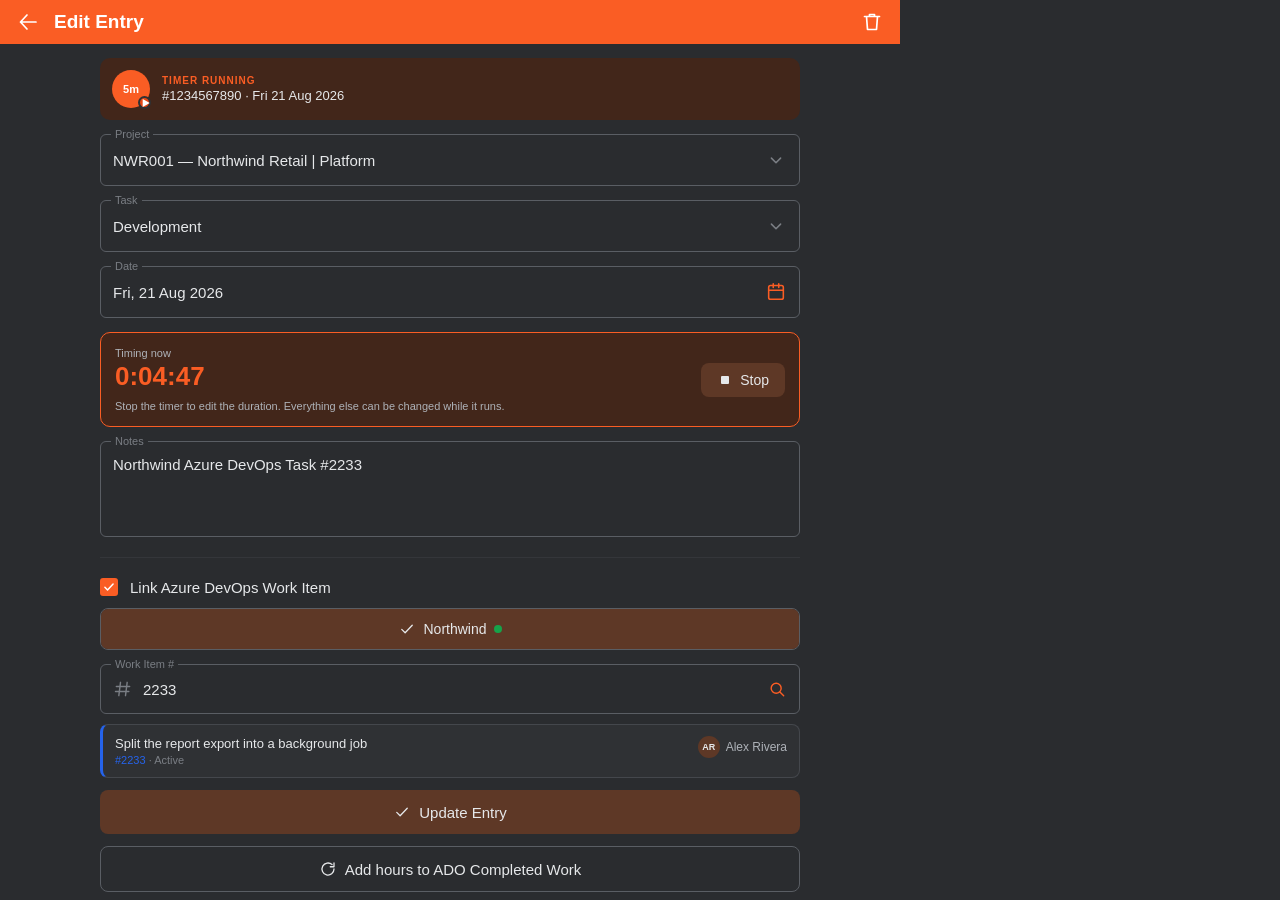
<file: docs/mockups/edit-time-timer.html>
<!doctype html>
<meta charset="utf-8">
<title>Grain — Edit Entry</title>
<link rel="stylesheet" href="grain.css">
<script src="icons.js"></script>
<body class="grain-dark">
<!-- Edit Time opens as its own route, so there is no navigation rail here. -->
<div class="shell">
  <div class="pane">
    <header class="appbar">
      <svg class="i i-24"><use href="#ic-back"/></svg>
      <div><h1 style="font-size:19px">Edit Entry</h1></div>
      <span class="spacer"></span>
      <svg class="i i-24"><use href="#ic-trash"/></svg>
    </header>

    <div class="body"><div class="scroll"><div class="wrap" style="max-width:700px">

      <div class="ctxbanner">
        <span class="pill running" style="width:38px;height:38px;flex:0 0 38px;font-size:11px">5m<span class="badge" style="width:13px;height:13px"><svg class="i i-14" style="stroke-width:0"><use href="#ic-play-solid"/></svg></span></span>
        <div>
          <div class="lab">TIMER RUNNING</div>
          <div class="id">#1234567890 · Fri 21 Aug 2026</div>
        </div>
      </div>

      <div class="field"><span class="lab">Project</span><span class="val">NWR001 — Northwind Retail | Platform</span><svg class="i i-22" style="color:var(--text3)"><use href="#ic-caret"/></svg></div>
      <div class="field"><span class="lab">Task</span><span class="val">Development</span><svg class="i i-22" style="color:var(--text3)"><use href="#ic-caret"/></svg></div>
      <div class="field"><span class="lab">Date</span><span class="val">Fri, 21 Aug 2026</span><svg class="i i-22" style="color:var(--brand)"><use href="#ic-calendar"/></svg></div>

      <div class="runpanel">
        <div class="t">
          <div class="lab">Timing now</div>
          <div class="big">0:04:47</div>
          <div class="hint">Stop the timer to edit the duration. Everything else can be changed while it runs.</div>
        </div>
        <span class="stop"><svg class="i i-16"><use href="#ic-stop-solid"/></svg>Stop</span>
      </div>

      <div class="field tall"><span class="lab">Notes</span><span class="val">Northwind Azure DevOps Task #2233</span></div>

      <div class="divider"></div>

      <div style="display:flex;align-items:center;gap:12px">
        <span class="checkbox"><svg class="i i-14" style="stroke-width:2.6"><use href="#ic-check"/></svg></span>
        <span style="font-size:15px;font-weight:500">Link Azure DevOps Work Item</span>
      </div>

      <div class="seg"><div class="on"><svg class="i i-18"><use href="#ic-check"/></svg>Northwind <span class="dot"></span></div></div>

      <div class="field">
        <span class="lab">Work Item #</span>
        <svg class="i i-20" style="color:var(--text3)"><use href="#ic-hash"/></svg>
        <span class="val">2233</span>
        <svg class="i i-20" style="color:var(--brand)"><use href="#ic-search"/></svg>
      </div>

      <div class="preview">
        <div class="t">
          <div class="title">Split the report export into a background job</div>
          <div class="meta"><b>#2233</b> · Active</div>
        </div>
        <span class="who"><span class="avatar">AR</span>Alex Rivera</span>
      </div>

      <div class="btn filled"><svg class="i i-18"><use href="#ic-check"/></svg>Update Entry</div>
      <div class="btn outline"><svg class="i i-18"><use href="#ic-refresh"/></svg>Add hours to ADO Completed Work</div>

      <div style="height:16px"></div>
    </div></div></div>
  </div>
</div>
</file>
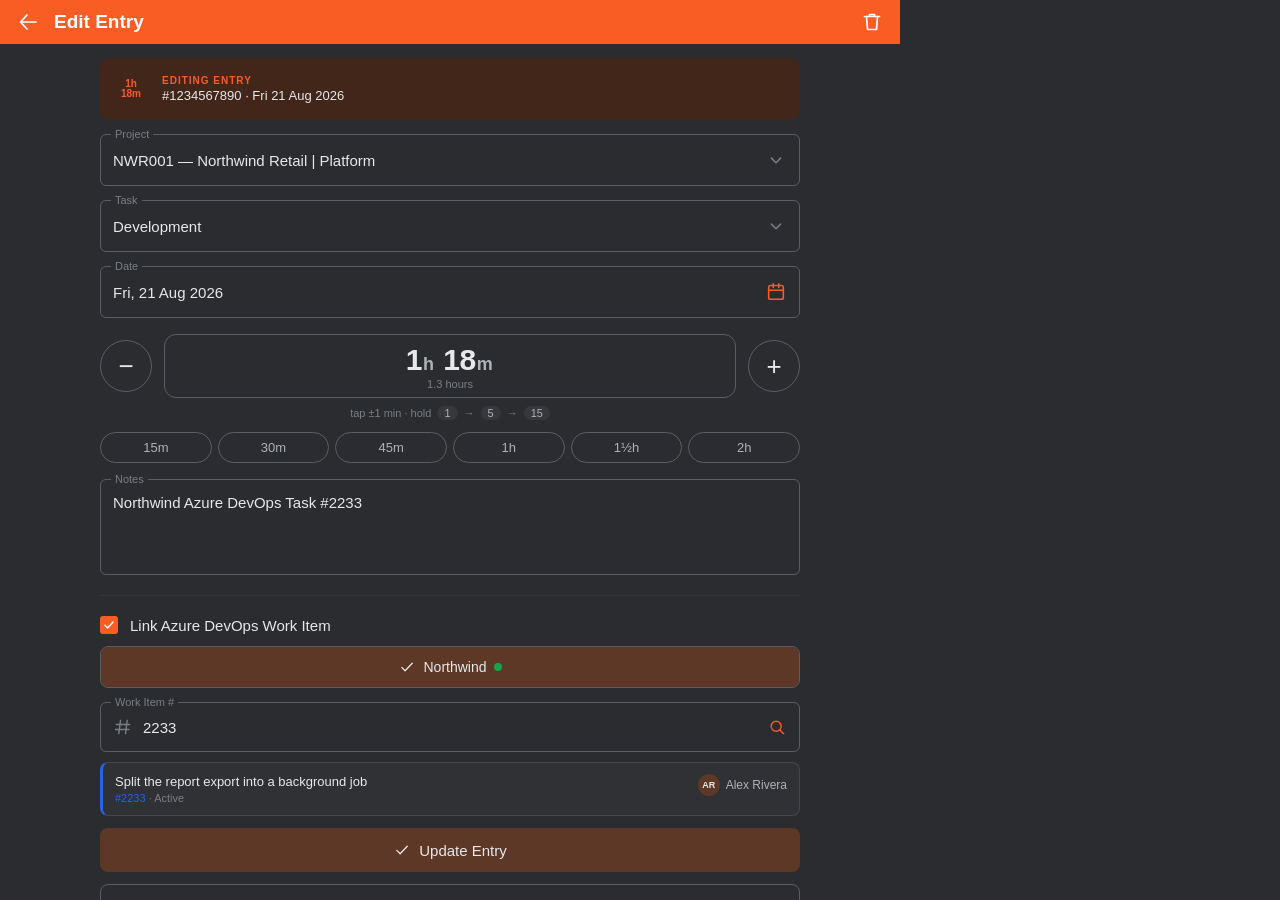
<file: docs/mockups/edit-time.html>
<!doctype html>
<meta charset="utf-8">
<title>Grain — Edit Entry</title>
<link rel="stylesheet" href="grain.css">
<script src="icons.js"></script>
<style>
  /* The same stepper as Log Time (log-time.html). */
  .stepper { display: flex; align-items: center; gap: 12px; margin-top: 16px; }
  .sbtn { width: 52px; height: 52px; border-radius: 26px; border: 1px solid var(--borderStrong);
          display: grid; place-items: center; font-size: 26px; font-weight: 300; color: var(--text); flex: 0 0 52px; }
  .dur { flex: 1; text-align: center; border: 1px solid var(--borderStrong); border-radius: 12px; padding: 8px 0 7px; }
  .dur .big { font-size: 30px; font-weight: 700; letter-spacing: -.5px; }
  .dur .big small { font-size: 18px; font-weight: 600; color: var(--text2); margin: 0 2px 0 1px; }
  .dur .sub { font-size: 11px; color: var(--text3); margin-top: 1px; }
  .qchips { display: flex; gap: 6px; margin-top: 12px; margin-bottom: 16px; }
  .q { padding: 7px 0; flex: 1; text-align: center; border-radius: 16px; border: 1px solid var(--borderStrong); font-size: 13px; color: var(--text2); }
  .q.on { background: var(--brand); border-color: var(--brand); color: var(--onBrand); font-weight: 600; }
  .accel { display: flex; justify-content: center; gap: 6px; margin-top: 8px; font-size: 11px; color: var(--text3); align-items: center; }
  .accel span { padding: 1px 7px; border-radius: 10px; background: var(--surface2); color: var(--text2); }
</style>
<body class="grain-dark">
<!-- Edit Time opens as its own route, so there is no navigation rail here. -->
<div class="shell">
  <div class="pane">
    <header class="appbar">
      <svg class="i i-24"><use href="#ic-back"/></svg>
      <div><h1 style="font-size:19px">Edit Entry</h1></div>
      <span class="spacer"></span>
      <svg class="i i-24"><use href="#ic-trash"/></svg>
    </header>

    <div class="body"><div class="scroll"><div class="wrap" style="max-width:700px">

      <div class="ctxbanner">
        <span class="pill" style="width:38px;height:38px;flex:0 0 38px;font-size:10px;line-height:1.05;text-align:center">1h<br>18m</span>
        <div>
          <div class="lab">EDITING ENTRY</div>
          <div class="id">#1234567890 · Fri 21 Aug 2026</div>
        </div>
      </div>

      <div class="field"><span class="lab">Project</span><span class="val">NWR001 — Northwind Retail | Platform</span><svg class="i i-22" style="color:var(--text3)"><use href="#ic-caret"/></svg></div>
      <div class="field"><span class="lab">Task</span><span class="val">Development</span><svg class="i i-22" style="color:var(--text3)"><use href="#ic-caret"/></svg></div>
      <div class="field"><span class="lab">Date</span><span class="val">Fri, 21 Aug 2026</span><svg class="i i-22" style="color:var(--brand)"><use href="#ic-calendar"/></svg></div>

      <div class="stepper">
        <span class="sbtn">−</span>
        <div class="dur"><div class="big">1<small>h</small> 18<small>m</small></div><div class="sub">1.3 hours</div></div>
        <span class="sbtn">+</span>
      </div>
      <div class="accel">tap ±1 min · hold <span>1</span>→<span>5</span>→<span>15</span></div>
      <div class="qchips"><span class="q">15m</span><span class="q">30m</span><span class="q">45m</span><span class="q">1h</span><span class="q">1½h</span><span class="q">2h</span></div>

      <div class="field tall"><span class="lab">Notes</span><span class="val">Northwind Azure DevOps Task #2233</span></div>

      <div class="divider"></div>

      <div style="display:flex;align-items:center;gap:12px">
        <span class="checkbox"><svg class="i i-14" style="stroke-width:2.6"><use href="#ic-check"/></svg></span>
        <span style="font-size:15px;font-weight:500">Link Azure DevOps Work Item</span>
      </div>

      <div class="seg"><div class="on"><svg class="i i-18"><use href="#ic-check"/></svg>Northwind <span class="dot"></span></div></div>

      <div class="field">
        <span class="lab">Work Item #</span>
        <svg class="i i-20" style="color:var(--text3)"><use href="#ic-hash"/></svg>
        <span class="val">2233</span>
        <svg class="i i-20" style="color:var(--brand)"><use href="#ic-search"/></svg>
      </div>

      <div class="preview">
        <div class="t">
          <div class="title">Split the report export into a background job</div>
          <div class="meta"><b>#2233</b> · Active</div>
        </div>
        <span class="who"><span class="avatar">AR</span>Alex Rivera</span>
      </div>

      <div class="btn filled"><svg class="i i-18"><use href="#ic-check"/></svg>Update Entry</div>
      <div class="btn outline"><svg class="i i-18"><use href="#ic-refresh"/></svg>Add hours to ADO Completed Work</div>

      <div style="height:16px"></div>
    </div></div></div>
  </div>
</div>
</file>
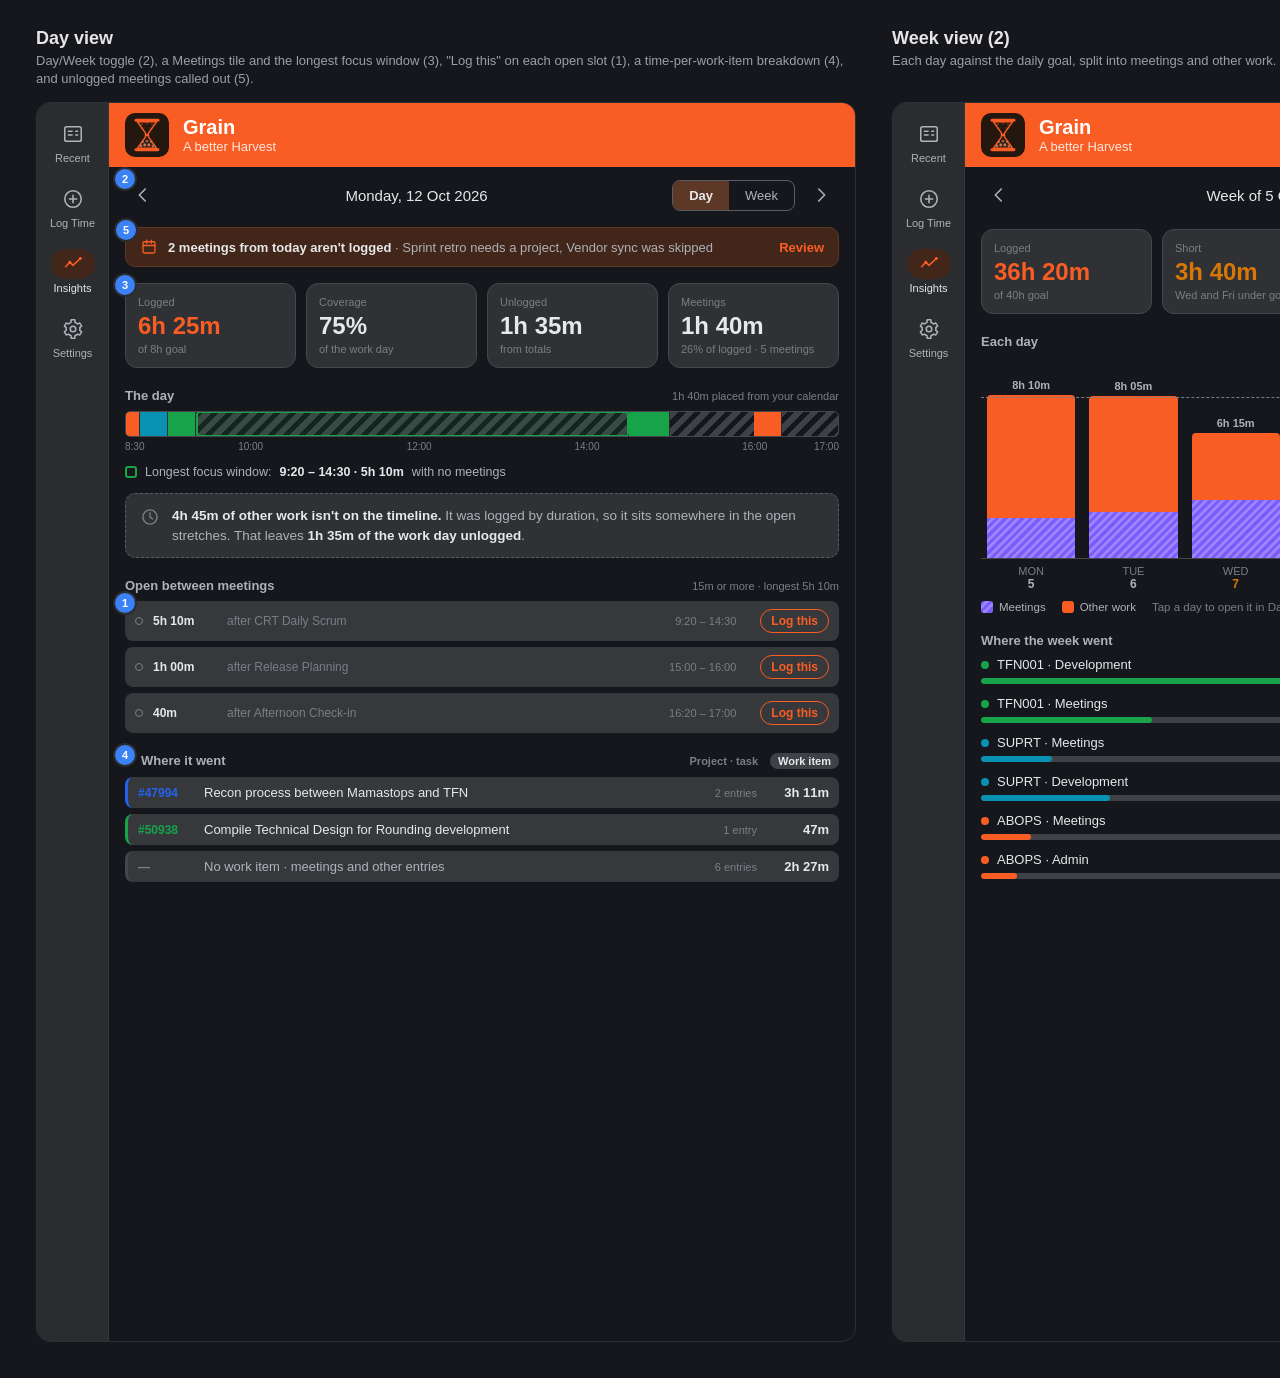
<file: docs/mockups/insights-week-design.html>
<!doctype html>
<meta charset="utf-8">
<title>Insights — next improvements mockup</title>
<link rel="stylesheet" href="grain.css">
<script src="icons.js"></script>
<style>

  body { margin: 0; background: #15171c; }
  .board { display: flex; gap: 36px; padding: 28px 36px 36px; align-items: flex-start; width: max-content; }
  .col { display: flex; flex-direction: column; gap: 12px; width: 820px; }
  .cap { color: #e6e6e6; font-size: 18px; font-weight: 600; min-height: 62px; }
  .cap small { display: block; color: #9aa0a6; font-size: 13px; font-weight: 400; margin-top: 3px; line-height: 1.4; }
  .shell { width: 820px; height: 980px; border-radius: 14px; border: 1px solid #2c2f36; }
  .tiles.three { grid-template-columns: repeat(3, 1fr); }

  .n { display: inline-grid; place-items: center; width: 20px; height: 20px; border-radius: 10px;
       background: #3b82f6; color: #fff; font-size: 11px; font-weight: 700; flex: 0 0 20px; }
  .tag { position: relative; }
  .tag > .n { position: absolute; top: -8px; left: -10px; z-index: 2; box-shadow: 0 0 0 2px var(--bg); }

  .empty { display: flex; gap: 12px; padding: 14px 16px; border-radius: 12px; background: var(--surface2); border: 1px solid var(--border); margin-top: 18px; }
  .empty .t { font-size: 14px; font-weight: 600; }
  .empty .d { font-size: 12.5px; color: var(--text3); margin-top: 4px; line-height: 1.45; }

  /* Timeline with placed meetings and hatched open stretches */
  .tl2 { position: relative; height: 26px; border-radius: 5px; overflow: hidden;
         background: repeating-linear-gradient(135deg, var(--surface3) 0 6px, transparent 6px 11px); border: 1px solid var(--border); }
  .tl2 i { position: absolute; top: 0; bottom: 0; background: var(--cat-color); border-right: 1px solid var(--bg); }
  .ticks { position: relative; height: 16px; margin-top: 4px; font-size: 10px; color: var(--text3); }
  .ticks span { position: absolute; transform: translateX(-50%); }
  .legend { display: flex; gap: 18px; margin-top: 8px; font-size: 11.5px; color: var(--text2); align-items: center; }
  .legend .sw { display: inline-block; width: 12px; height: 12px; border-radius: 3px; vertical-align: -2px; margin-right: 6px; }
  .legend .hatch { background: repeating-linear-gradient(135deg, var(--surface3) 0 3px, transparent 3px 6px); border: 1px solid var(--border); }

  .unplaced { display: flex; gap: 12px; align-items: flex-start; margin-top: 14px; padding: 12px 14px; border-radius: 10px;
              border: 1px dashed var(--borderStrong); background: var(--surface); }
  .unplaced .t { font-size: 13.5px; line-height: 1.45; color: var(--text2); }
  .unplaced .t b { color: var(--text); font-weight: 600; }
  .unplaced .chips { display: flex; gap: 6px; flex-wrap: wrap; margin-top: 8px; }
  .unplaced .chip { font-size: 11.5px; padding: 3px 8px; border-radius: 10px; background: var(--surface2); color: var(--text2); display: inline-flex; gap: 6px; align-items: center; }
  .unplaced .chip i { width: 7px; height: 7px; border-radius: 4px; background: var(--cat-color); display: inline-block; }

  .mrow { display: flex; align-items: center; gap: 10px; padding: 7px 10px; border-radius: 8px; margin-top: 4px; }
  .mrow .ic { color: var(--text3); }
  .mrow .w { font-size: 12px; color: var(--text2); width: 92px; }
  .mrow .nm { flex: 1; font-size: 13px; }
  .mrow .dur { font-size: 12px; color: var(--text2); }
  .open { display: flex; align-items: center; gap: 10px; padding: 8px 10px; border-radius: 8px; background: var(--surface2); margin-top: 6px; }
  .open .d { width: 8px; height: 8px; border-radius: 4px; border: 1.5px solid var(--text3); }
  .open .m { font-size: 12px; font-weight: 600; width: 64px; }
  .open .h { font-size: 12px; color: var(--text3); flex: 1; }
  .open .tm { font-size: 11px; color: var(--text3); }


  body { margin: 0; background: #15171c; }
  .board { display: flex; gap: 36px; padding: 28px 36px 36px; align-items: flex-start; width: max-content; }
  .col { display: flex; flex-direction: column; gap: 12px; width: 390px; }
  .cap { color: #e6e6e6; font-size: 18px; font-weight: 600; }
  .cap small { display: block; color: #9aa0a6; font-size: 13px; font-weight: 400; margin-top: 3px; line-height: 1.4; }

  .phone { width: 390px; height: 820px; border-radius: 28px; overflow: hidden;
           background: var(--bg); color: var(--text); display: flex; flex-direction: column;
           border: 1px solid #2c2f36; box-shadow: 0 10px 30px rgba(0,0,0,.4); }
  .phone .appbar { padding: 12px 14px; }
  .phone .appbar .logo { width: 36px; height: 36px; }
  .content { flex: 1; overflow: hidden; padding: 0 16px; position: relative; }
  .content.fade:after { content: ""; position: absolute; left: 0; right: 0; bottom: 0; height: 40px;
                        background: linear-gradient(transparent, var(--bg)); }
  .nav { display: flex; justify-content: space-around; padding: 10px 0 14px; background: var(--surface2);
         font-size: 11px; color: var(--text2); }
  .nav div { display: flex; flex-direction: column; align-items: center; gap: 4px; }
  .nav div.on { color: var(--text); font-weight: 600; }
  .phone .field { padding: 12px 12px; }
  .phone .seg > div { padding: 9px; }

  /* Callout numbers that tie the picture to the list of suggestions. */
  .n { display: inline-grid; place-items: center; width: 20px; height: 20px; border-radius: 10px;
       background: #3b82f6; color: #fff; font-size: 11px; font-weight: 700; flex: 0 0 20px; }
  .tag { position: relative; }
  .seg.tag { overflow: visible; } .actionbar.tag > .n { top: 2px; left: 4px; }
  .tag > .n { position: absolute; top: -8px; left: -10px; z-index: 2; box-shadow: 0 0 0 2px var(--bg); }

  /* Date chips */
  .dchips { display: flex; gap: 8px; margin-top: 14px; align-items: center; }
  .dchip { padding: 8px 14px; border-radius: 18px; border: 1px solid var(--borderStrong); font-size: 13px; color: var(--text2); }
  .dchip.on { background: var(--brandTint2); border-color: var(--brand); color: var(--text); font-weight: 600; }
  .dchip.ic { padding: 7px 10px; display: flex; align-items: center; gap: 6px; }
  .dchips .when { margin-left: auto; font-size: 12px; color: var(--text3); }

  /* Duration stepper */
  .stepper { display: flex; align-items: center; gap: 12px; margin-top: 16px; }
  .sbtn { width: 52px; height: 52px; border-radius: 26px; border: 1px solid var(--borderStrong);
          display: grid; place-items: center; font-size: 26px; font-weight: 300; color: var(--text); flex: 0 0 52px; }
  .sbtn.dis { color: var(--text4); border-color: var(--border); }
  .dur { flex: 1; text-align: center; border: 1px solid var(--borderStrong); border-radius: 12px; padding: 8px 0 7px; }
  .dur .big { font-size: 30px; font-weight: 700; letter-spacing: -.5px; }
  .dur .big.zero { color: var(--text4); }
  .dur .big small { font-size: 18px; font-weight: 600; color: var(--text2); margin: 0 2px 0 1px; }
  .dur .big.zero small { color: var(--text4); }
  .dur .sub { font-size: 11px; color: var(--text3); margin-top: 1px; }
  .dur.typing { border-color: var(--brand); border-width: 2px; padding: 7px 0 6px; }
  .qchips { display: flex; gap: 6px; margin-top: 12px; flex-wrap: wrap; }
  .q { padding: 7px 0; flex: 1; text-align: center; border-radius: 16px; border: 1px solid var(--borderStrong); font-size: 13px; color: var(--text2); }
  .q.on { background: var(--brand); border-color: var(--brand); color: var(--onBrand); font-weight: 600; }
  .gapchip { display: flex; align-items: center; gap: 10px; margin-top: 12px; padding: 10px 12px;
             border-radius: 10px; border: 1px dashed var(--brand); background: var(--brandTint); }
  .gapchip .t { flex: 1; font-size: 13px; color: var(--text2); line-height: 1.35; }
  .gapchip .t b { color: var(--text); font-weight: 600; }
  .gapchip .use { font-size: 13px; font-weight: 600; color: var(--brand); }

  /* Start & End with nudges */
  .se { display: flex; gap: 10px; margin-top: 16px; }
  .tbox { flex: 1; border: 1px solid var(--borderStrong); border-radius: 10px; padding: 8px 6px 8px; text-align: center; position: relative; }
  .tbox .l { font-size: 11px; color: var(--text3); }
  .tbox .row { display: flex; align-items: center; justify-content: space-between; margin-top: 2px; }
  .tbox .nudge { font-size: 11px; color: var(--brand); font-weight: 600; padding: 6px 6px; border-radius: 6px; background: var(--brandTint); }
  .tbox .tm { font-size: 22px; font-weight: 700; }
  .tbox .from { font-size: 11px; color: var(--text3); margin-top: 3px; }
  .eq { text-align: center; font-size: 13px; color: var(--text2); margin-top: 8px; }
  .eq b { color: var(--text); }

  /* Notes and work-item detection */
  .notes { border: 1px solid var(--borderStrong); border-radius: 6px; padding: 12px; margin-top: 16px; min-height: 64px; font-size: 15px; position: relative; }
  .notes .lab { position: absolute; top: -7px; left: 10px; padding: 0 4px; background: var(--bg); font-size: 11px; color: var(--text3); }
  .notes .ph { color: var(--text4); }
  .notes mark { background: var(--brandTint2); color: var(--text); border-radius: 3px; padding: 0 2px; }
  .detect { display: flex; align-items: center; gap: 10px; margin-top: 8px; padding: 9px 12px; border-radius: 10px;
            background: var(--surface2); border-left: 3px solid var(--stateNew); }
  .detect .t { flex: 1; min-width: 0; }
  .detect .title { font-size: 13px; font-weight: 500; white-space: nowrap; overflow: hidden; text-overflow: ellipsis; }
  .detect .meta { font-size: 11px; color: var(--text3); margin-top: 2px; }
  .detect .go { font-size: 13px; font-weight: 600; color: var(--brand); }
  .adorow { display: flex; align-items: center; gap: 10px; margin-top: 14px; font-size: 14px; color: var(--text2); }
  .adorow .box { width: 18px; height: 18px; border-radius: 3px; border: 2px solid var(--text3); flex: 0 0 18px; }

  /* Sticky action bar */
  .actionbar { padding: 10px 14px 12px; border-top: 1px solid var(--divider); background: var(--surface); display: flex; gap: 10px; align-items: stretch; }
  .logbtn { flex: 1; border-radius: 10px; padding: 9px 14px; background: var(--brand); color: var(--onBrand); }
  .logbtn .a { font-size: 15px; font-weight: 700; display: flex; align-items: center; gap: 7px; }
  .logbtn .b { font-size: 12px; opacity: .9; margin-top: 2px; white-space: nowrap; overflow: hidden; text-overflow: ellipsis; }
  .logbtn.dis { background: var(--surface3); color: var(--text3); }
  .timerbtn { width: 54px; border-radius: 10px; border: 1px solid var(--borderStrong); display: grid; place-items: center; color: var(--text2); flex: 0 0 54px; }

  /* "Now" column bits */
  .now .err { font-size: 12px; color: var(--error); margin: 6px 0 0 12px; }
  .ddopen { position: absolute; z-index: 3; left: 16px; top: 395px; width: 170px; background: var(--surface2);
            border-radius: 6px; box-shadow: 0 8px 24px rgba(0,0,0,.5); padding: 4px 0; font-size: 14px; }
  .ddopen div { padding: 7px 14px; color: var(--text2); }
  .ddopen div.on { background: var(--brandTint2); color: var(--text); }
  .scroll-hint { font-size: 11px; color: var(--text3); text-align: center; padding: 3px 0 0; }

  .board { display: grid; grid-template-columns: 820px 820px 390px; gap: 36px; padding: 28px 36px 36px; width: max-content; align-items: start; }
  .col { width: auto; }
  .col.phonecol { width: 390px; }
  .shell { height: 1240px; }
  .phone { height: 900px; }
  .phone .content { flex: 1; overflow: hidden; padding: 0 16px; position: relative; }

  /* Day / Week toggle */
  .dw { display: flex; align-items: center; justify-content: space-between; margin-top: 10px; }
  .dwseg { display: inline-flex; border: 1px solid var(--borderStrong); border-radius: 8px; overflow: hidden; }
  .dwseg div { padding: 7px 16px; font-size: 13px; color: var(--text2); }
  .dwseg div.on { background: var(--brandTint2); color: var(--text); font-weight: 600; }
  .dw .label { font-size: 15px; font-weight: 500; }
  .tiles.four { grid-template-columns: repeat(4, 1fr); }

  /* Pending meetings banner */
  .pend { display: flex; align-items: center; gap: 10px; margin-top: 14px; padding: 10px 14px; border-radius: 10px; background: var(--brandTint); border: 1px solid var(--brandTint2); font-size: 13px; color: var(--text2); }
  .pend b { color: var(--text); }
  .pend .go { margin-left: auto; color: var(--brand); font-weight: 600; }

  /* Focus highlight on the timeline */
  .tl2 .focus { position: absolute; top: -1px; bottom: -1px; border: 2px solid var(--success); border-radius: 4px; background: rgba(22,163,74,.10); }
  .focusnote { display: flex; gap: 8px; align-items: center; margin-top: 8px; font-size: 12.5px; color: var(--text2); }
  .focusnote b { color: var(--text); }
  .focusnote .sw { width: 12px; height: 12px; border-radius: 3px; border: 2px solid var(--success); }

  .open .log { margin-left: 14px; font-size: 12px; font-weight: 600; color: var(--brand); padding: 4px 10px; border-radius: 12px; border: 1px solid var(--brand); }

  /* Work item breakdown */
  .wirow { display: flex; align-items: center; gap: 10px; padding: 8px 10px; border-radius: 8px; background: var(--surface2); margin-top: 6px; border-left: 3px solid var(--stateActive); }
  .wirow.done { border-left-color: var(--success); }
  .wirow .id { font-size: 12px; font-weight: 600; color: var(--stateActive); width: 56px; }
  .wirow.done .id { color: var(--success); }
  .wirow .tt { flex: 1; font-size: 13px; white-space: nowrap; overflow: hidden; text-overflow: ellipsis; }
  .wirow .ct { font-size: 11px; color: var(--text3); }
  .wirow .amt { font-size: 13px; font-weight: 600; width: 62px; text-align: right; }
  .seg2 { display: inline-flex; gap: 4px; }
  .seg2 span { font-size: 11px; padding: 2px 8px; border-radius: 10px; color: var(--text3); }
  .seg2 span.on { background: var(--surface3); color: var(--text); }

  /* Week chart */
  .wk3 { display: flex; gap: 14px; align-items: flex-end; height: 200px; padding: 10px 6px 0; border-bottom: 1px solid var(--border); position: relative; margin-top: 10px; }
  .wk3 .goal { position: absolute; left: 0; right: 0; border-top: 1.5px dashed var(--text3); }
  .wk3 .goal span { position: absolute; right: 0; top: -16px; font-size: 10px; color: var(--text3); }
  .wk3 .d { flex: 1; display: flex; flex-direction: column; justify-content: flex-end; align-items: stretch; height: 100%; }
  .wk3 .bar { border-radius: 4px 4px 0 0; overflow: hidden; display: flex; flex-direction: column-reverse; }
  .wk3 .bar i { display: block; }
  .wk3 .v { text-align: center; font-size: 11px; color: var(--text2); margin-bottom: 4px; font-weight: 600; }
  .wk3 .d.fut .bar { border: 1.5px dashed var(--border); border-bottom: none; height: 4px; }
  .wk3 .d.sel .v { color: var(--brand); }
  .wkl { display: flex; gap: 14px; padding: 6px 6px 0; }
  .wkl div { flex: 1; text-align: center; font-size: 11px; color: var(--text3); }
  .wkl div b { display: block; font-size: 12px; color: var(--text2); font-weight: 600; }
  .wkl div.under b { color: var(--warn); }
  .mtg { background: repeating-linear-gradient(135deg, #7C5CFF 0 3px, #9b85ff 3px 6px); }
  .lg2 { display: flex; gap: 16px; margin-top: 10px; font-size: 11.5px; color: var(--text2); }
  .lg2 .sw { display: inline-block; width: 12px; height: 12px; border-radius: 3px; vertical-align: -2px; margin-right: 6px; }

  /* Phone Log Time bits */
  .fromins { display: flex; gap: 8px; align-items: center; margin-top: 12px; padding: 8px 12px; border-radius: 10px; background: var(--surface2); font-size: 12.5px; color: var(--text2); }
  .fromins b { color: var(--text); }
</style>
<body class="grain-dark">
<div class="board">

  <!-- ─────────── DAY ─────────── -->
  <div class="col">
    <div class="cap">Day view<small>Day/Week toggle (2), a Meetings tile and the longest focus window (3), "Log this" on each open slot (1), a time-per-work-item breakdown (4), and unlogged meetings called out (5).</small></div>
    <div class="shell">
      <nav class="rail">
        <div class="rail-item"><span class="rail-icon"><svg class="i i-22"><use href="#ic-recent"/></svg></span><span class="rail-label">Recent</span></div>
        <div class="rail-item"><span class="rail-icon"><svg class="i i-22"><use href="#ic-plus"/></svg></span><span class="rail-label">Log Time</span></div>
        <div class="rail-item on"><span class="rail-icon"><svg class="i i-22"><use href="#ic-insights"/></svg></span><span class="rail-label">Insights</span></div>
        <div class="rail-item"><span class="rail-icon"><svg class="i i-22"><use href="#ic-settings"/></svg></span><span class="rail-label">Settings</span></div>
      </nav>
      <div class="pane">
        <header class="appbar"><span class="logo"><img src="../../assets/icon.svg" alt=""></span><div><h1>Grain</h1><div class="sub">A better Harvest</div></div></header>
        <div class="body"><div class="scroll"><div class="wrap">
          <div class="dw tag"><span class="n">2</span>
            <span class="iconbtn"><svg class="i i-22"><use href="#ic-left"/></svg></span>
            <span class="label">Monday, 12 Oct 2026</span>
            <span style="display:flex;align-items:center;gap:8px"><span class="dwseg"><div class="on">Day</div><div>Week</div></span><span class="iconbtn"><svg class="i i-22"><use href="#ic-right"/></svg></span></span>
          </div>

          <div class="pend tag"><span class="n">5</span>
            <svg class="i i-18" style="color:var(--brand)"><use href="#ic-calendar"/></svg>
            <span><b>2 meetings from today aren't logged</b> · Sprint retro needs a project, Vendor sync was skipped</span>
            <span class="go">Review</span>
          </div>

          <div class="tiles four tag"><span class="n">3</span>
            <div class="tile em"><div class="lab">Logged</div><div class="val">6h 25m</div><div class="det">of 8h goal</div></div>
            <div class="tile"><div class="lab">Coverage</div><div class="val">75%</div><div class="det">of the work day</div></div>
            <div class="tile"><div class="lab">Unlogged</div><div class="val">1h 35m</div><div class="det">from totals</div></div>
            <div class="tile"><div class="lab">Meetings</div><div class="val">1h 40m</div><div class="det">26% of logged · 5 meetings</div></div>
          </div>

          <div class="subhead row"><span>The day</span><span class="note">1h 40m placed from your calendar</span></div>
          <div class="tl2">
            <span class="focus" style="left:9.8%;width:60.79%"></span>
            <i class="cat-orange" style="left:0%;width:1.96%"></i>
            <i class="cat-cyan" style="left:1.96%;width:3.92%"></i>
            <i class="cat-green" style="left:5.88%;width:3.92%"></i>
            <i class="cat-green" style="left:70.59%;width:5.88%"></i>
            <i class="cat-orange" style="left:88.24%;width:3.92%"></i>
          </div>
          <div class="ticks"><span style="left:0;transform:none">8:30</span><span style="left:17.6%">10:00</span><span style="left:41.2%">12:00</span><span style="left:64.7%">14:00</span><span style="left:88.2%">16:00</span><span style="right:0;left:auto;transform:none">17:00</span></div>
          <div class="focusnote"><span class="sw"></span>Longest focus window: <b>9:20 – 14:30 · 5h 10m</b> with no meetings</div>

          <div class="unplaced">
            <svg class="i i-20" style="color:var(--text3);margin-top:1px"><use href="#ic-clock"/></svg>
            <div><div class="t"><b>4h 45m of other work isn't on the timeline.</b> It was logged by duration, so it sits somewhere in the open stretches. That leaves <b>1h 35m of the work day unlogged</b>.</div></div>
          </div>

          <div class="subhead row"><span>Open between meetings</span><span class="note">15m or more · longest 5h 10m</span></div>
          <div class="open tag"><span class="n">1</span><span class="d"></span><span class="m">5h 10m</span><span class="h">after CRT Daily Scrum</span><span class="tm">9:20 – 14:30</span><span class="log">Log this</span></div>
          <div class="open"><span class="d"></span><span class="m">1h 00m</span><span class="h">after Release Planning</span><span class="tm">15:00 – 16:00</span><span class="log">Log this</span></div>
          <div class="open"><span class="d"></span><span class="m">40m</span><span class="h">after Afternoon Check-in</span><span class="tm">16:20 – 17:00</span><span class="log">Log this</span></div>

          <div class="subhead row tag"><span class="n">4</span><span style="margin-left:16px">Where it went</span><span class="seg2"><span>Project · task</span><span class="on">Work item</span></span></div>
          <div class="wirow"><span class="id">#47994</span><span class="tt">Recon process between Mamastops and TFN</span><span class="ct">2 entries</span><span class="amt">3h 11m</span></div>
          <div class="wirow done"><span class="id">#50938</span><span class="tt">Compile Technical Design for Rounding development</span><span class="ct">1 entry</span><span class="amt">47m</span></div>
          <div class="wirow" style="border-left-color:var(--border)"><span class="id" style="color:var(--text3)">—</span><span class="tt" style="color:var(--text2)">No work item · meetings and other entries</span><span class="ct">6 entries</span><span class="amt">2h 27m</span></div>
        </div></div></div>
      </div>
    </div>
  </div>

  <!-- ─────────── WEEK ─────────── -->
  <div class="col">
    <div class="cap">Week view (2)<small>Each day against the daily goal, split into meetings and other work. Then the week's totals by project, and by work item.</small></div>
    <div class="shell">
      <nav class="rail">
        <div class="rail-item"><span class="rail-icon"><svg class="i i-22"><use href="#ic-recent"/></svg></span><span class="rail-label">Recent</span></div>
        <div class="rail-item"><span class="rail-icon"><svg class="i i-22"><use href="#ic-plus"/></svg></span><span class="rail-label">Log Time</span></div>
        <div class="rail-item on"><span class="rail-icon"><svg class="i i-22"><use href="#ic-insights"/></svg></span><span class="rail-label">Insights</span></div>
        <div class="rail-item"><span class="rail-icon"><svg class="i i-22"><use href="#ic-settings"/></svg></span><span class="rail-label">Settings</span></div>
      </nav>
      <div class="pane">
        <header class="appbar"><span class="logo"><img src="../../assets/icon.svg" alt=""></span><div><h1>Grain</h1><div class="sub">A better Harvest</div></div></header>
        <div class="body"><div class="scroll"><div class="wrap">
          <div class="dw">
            <span class="iconbtn"><svg class="i i-22"><use href="#ic-left"/></svg></span>
            <span class="label">Week of 5 Oct 2026</span>
            <span style="display:flex;align-items:center;gap:8px"><span class="dwseg"><div>Day</div><div class="on">Week</div></span><span class="iconbtn"><svg class="i i-22"><use href="#ic-right"/></svg></span></span>
          </div>

          <div class="tiles four">
            <div class="tile em"><div class="lab">Logged</div><div class="val">36h 20m</div><div class="det">of 40h goal</div></div>
            <div class="tile warn"><div class="lab">Short</div><div class="val">3h 40m</div><div class="det">Wed and Fri under goal</div></div>
            <div class="tile"><div class="lab">Meetings</div><div class="val">9h 05m</div><div class="det">25% of logged · 31 meetings</div></div>
            <div class="tile"><div class="lab">Best focus day</div><div class="val">Thu</div><div class="det">5h 40m without meetings</div></div>
          </div>

          <div class="subhead">Each day</div>
          <!-- scale: 200px = 10h, goal 8h = 160px -->
          <div class="wk3">
            <div class="goal" style="bottom:160px"><span>8h goal</span></div>
            <div class="d"><div class="v">8h 10m</div><div class="bar" style="height:163px"><i class="mtg" style="height:40px"></i><i style="height:123px;background:var(--brand)"></i></div></div>
            <div class="d"><div class="v">8h 05m</div><div class="bar" style="height:162px"><i class="mtg" style="height:46px"></i><i style="height:116px;background:var(--brand)"></i></div></div>
            <div class="d"><div class="v">6h 15m</div><div class="bar" style="height:125px"><i class="mtg" style="height:58px"></i><i style="height:67px;background:var(--brand)"></i></div></div>
            <div class="d"><div class="v">8h 20m</div><div class="bar" style="height:167px"><i class="mtg" style="height:22px"></i><i style="height:145px;background:var(--brand)"></i></div></div>
            <div class="d"><div class="v">5h 30m</div><div class="bar" style="height:110px"><i class="mtg" style="height:16px"></i><i style="height:94px;background:var(--brand)"></i></div></div>
            <div class="d fut"><div class="v" style="color:var(--text4)">–</div><div class="bar"></div></div>
            <div class="d fut"><div class="v" style="color:var(--text4)">–</div><div class="bar"></div></div>
          </div>
          <div class="wkl"><div>MON<b>5</b></div><div>TUE<b>6</b></div><div class="under">WED<b>7</b></div><div>THU<b>8</b></div><div class="under">FRI<b>9</b></div><div>SAT<b>10</b></div><div>SUN<b>11</b></div></div>
          <div class="lg2"><span><span class="sw mtg"></span>Meetings</span><span><span class="sw" style="background:var(--brand)"></span>Other work</span><span style="color:var(--text3)">Tap a day to open it in Day view</span></div>

          <div class="subhead row"><span>Where the week went</span><span class="seg2"><span class="on">Project · task</span><span>Work item</span></span></div>
          <div class="brow cat-green"><div class="top"><span class="swatch"></span><span class="name">TFN001 · Development</span><span class="amt">22h 10m</span></div><div class="bar"><i style="width:100%"></i></div></div>
          <div class="brow cat-green"><div class="top"><span class="swatch"></span><span class="name">TFN001 · Meetings</span><span class="amt">5h 20m</span></div><div class="bar"><i style="width:24%"></i></div></div>
          <div class="brow cat-cyan"><div class="top"><span class="swatch"></span><span class="name">SUPRT · Meetings</span><span class="amt">2h 15m</span></div><div class="bar"><i style="width:10%"></i></div></div>
          <div class="brow cat-cyan"><div class="top"><span class="swatch"></span><span class="name">SUPRT · Development</span><span class="amt">4h 05m</span></div><div class="bar"><i style="width:18%"></i></div></div>
          <div class="brow cat-orange"><div class="top"><span class="swatch"></span><span class="name">ABOPS · Meetings</span><span class="amt">1h 30m</span></div><div class="bar"><i style="width:7%"></i></div></div>
          <div class="brow cat-orange"><div class="top"><span class="swatch"></span><span class="name">ABOPS · Admin</span><span class="amt">1h 00m</span></div><div class="bar"><i style="width:5%"></i></div></div>
        </div></div></div>
      </div>
    </div>
  </div>

  <!-- ─────────── LOG THIS ─────────── -->
  <div class="col phonecol">
    <div class="cap">"Log this" (1) on a phone<small>Opens Log Time on that day in Start &amp; End mode with the slot filled in. You only pick the project and type the notes.</small></div>
    <div class="phone">
      <header class="appbar"><span class="logo"><img src="../../assets/icon.svg" alt=""></span><div><h1>Grain</h1><div class="sub">A better Harvest</div></div></header>
      <div class="content">
        <div class="fromins"><svg class="i i-16"><use href="#ic-insights"/></svg><span>From Insights · <b>open after CRT Daily Scrum</b></span></div>
        <div class="field"><span class="lab">Project</span><span class="val">TFN001 — TFN Project Development | CRT Team</span><svg class="i i-22" style="color:var(--text3)"><use href="#ic-caret"/></svg></div>
        <div class="field"><span class="lab">Task</span><span class="val">Development</span><svg class="i i-22" style="color:var(--text3)"><use href="#ic-caret"/></svg></div>
        <div class="dchips">
          <span class="dchip">Yesterday</span><span class="dchip on">Today</span><span class="dchip">Tomorrow</span><span class="dchip ic"><svg class="i i-16"><use href="#ic-calendar"/></svg></span>
          <span class="when">Mon 12 Oct</span>
        </div>
        <div class="seg"><div><svg class="i i-18"><use href="#ic-clock"/></svg>Duration</div><div class="on"><svg class="i i-18"><use href="#ic-check"/></svg>Start &amp; End</div></div>
        <div class="se">
          <div class="tbox"><div class="l">Start</div><div class="row"><span class="nudge">−1</span><span class="tm">09:20</span><span class="nudge">+1</span></div><div class="from">after CRT Daily Scrum</div></div>
          <div class="tbox"><div class="l">End</div><div class="row"><span class="nudge">−1</span><span class="tm">14:30</span><span class="nudge">+1</span></div><div class="from">before Release Planning</div></div>
        </div>
        <div class="eq">= <b>5h 10m</b></div>
        <div class="hint" style="text-align:center">Already logged 4h 45m by duration today, so trim this to what's left.</div>
        <div class="notes"><span class="lab">Notes</span><span class="ph">What did you work on?</span></div>
      </div>
      <div class="actionbar">
        <div class="logbtn"><div class="a"><svg class="i i-18"><use href="#ic-check"/></svg>Log 5h 10m</div><div class="b">TFN001 · Development · 09:20–14:30</div></div>
        <div class="timerbtn"><svg class="i i-22"><use href="#ic-play-solid"/></svg></div>
      </div>
      <div class="nav"><div><svg class="i i-22"><use href="#ic-recent"/></svg>Recent</div><div class="on"><svg class="i i-22"><use href="#ic-plus"/></svg>Log Time</div><div><svg class="i i-22"><use href="#ic-insights"/></svg>Insights</div><div><svg class="i i-22"><use href="#ic-settings"/></svg>Settings</div></div>
    </div>
  </div>

</div>
</body>
</file>
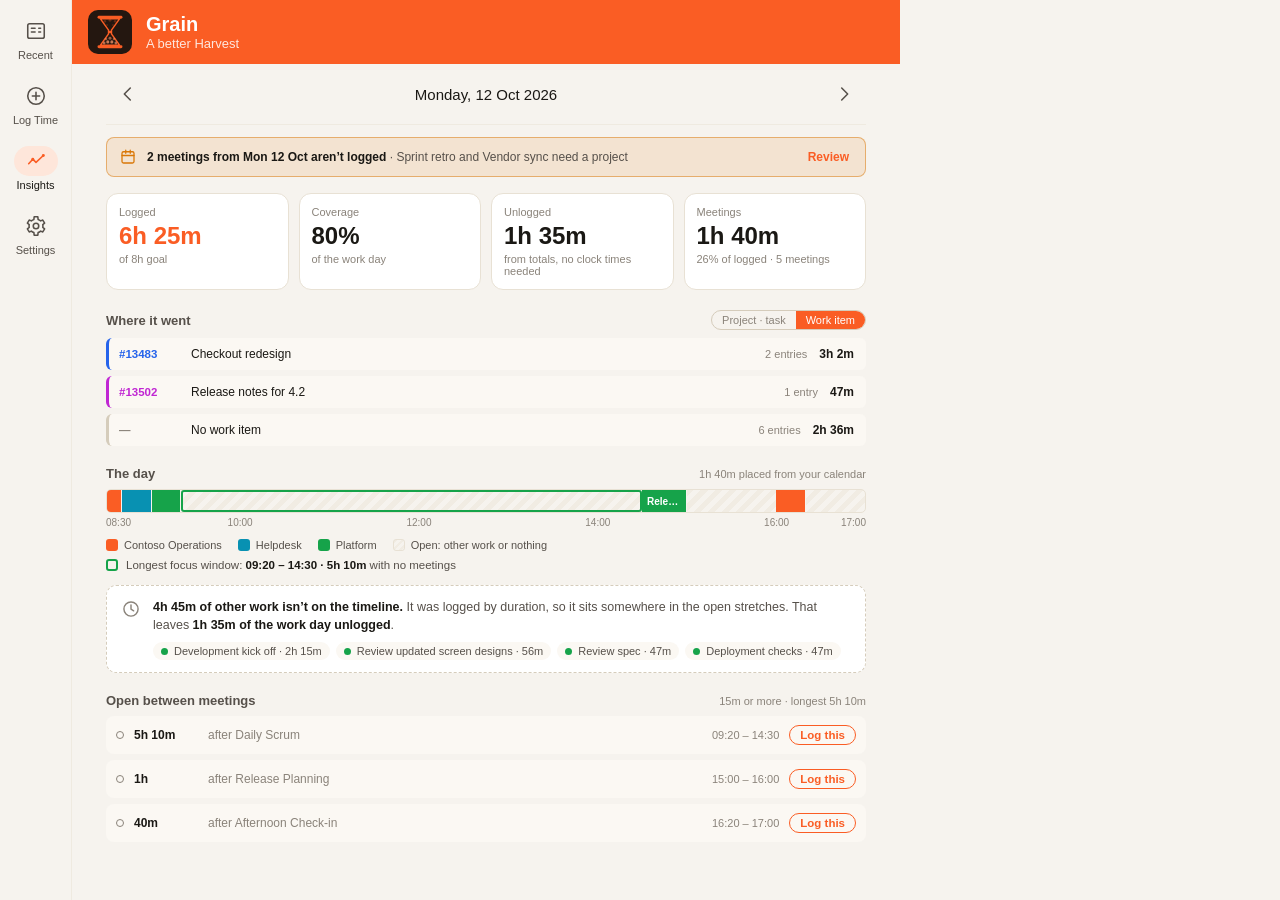
<file: docs/mockups/insights.html>
<!doctype html>
<meta charset="utf-8">
<title>Grain — Insights</title>
<link rel="stylesheet" href="grain.css">
<script src="icons.js"></script>
<style>
  /* A duration account's day: imported meetings placed from the calendar,
     everything else counted but not drawn. */
  .pending { display: flex; align-items: center; gap: 10px; margin-top: 12px; padding: 8px 8px 8px 12px; border-radius: 8px;
             background: color-mix(in srgb, var(--warn) 12%, transparent); border: 1px solid color-mix(in srgb, var(--warn) 50%, transparent);
             font-size: 12px; color: var(--text2); }
  .pending b { color: var(--text); font-weight: 600; }
  .pending .msg { flex: 1; }
  .pending .review { color: var(--brand); font-weight: 600; padding: 4px 8px; }

  .subhead.switch { display: flex; align-items: center; }
  .subhead.switch > span:first-child { flex: 1; }
  .minisw { display: inline-flex; border: 1px solid var(--borderStrong); border-radius: 14px; overflow: hidden; font-size: 11px; font-weight: 500; }
  .minisw span { padding: 3px 10px; color: var(--text3); }
  .minisw span.on { background: var(--brand); color: var(--onBrand); }

  .wirow { display: flex; align-items: center; gap: 8px; padding: 9px 12px 9px 10px; margin-bottom: 6px; border-radius: 6px;
           background: var(--surface2); border-left: 3px solid var(--borderStrong); font-size: 12px; }
  .wirow .id { width: 64px; font-size: 11.5px; font-weight: 600; color: var(--text3); }
  .wirow .t { flex: 1; color: var(--text); white-space: nowrap; overflow: hidden; text-overflow: ellipsis; }
  .wirow .n { font-size: 11px; color: var(--text3); margin-right: 4px; }
  .wirow .amt { font-weight: 700; }
  .wirow.active { border-left-color: var(--stateActive); } .wirow.active .id { color: var(--stateActive); }
  .wirow.new { border-left-color: var(--stateNew); } .wirow.new .id { color: var(--stateNew); }

  .tl2 .focus { position: absolute; top: 0; bottom: 0; border: 2px solid var(--success); border-radius: 3px; box-sizing: border-box; }
  .focusline { display: flex; align-items: center; gap: 8px; margin-top: 8px; font-size: 11.5px; color: var(--text2); }
  .focusline .sw { width: 12px; height: 12px; border: 2px solid var(--success); border-radius: 3px; box-sizing: border-box; }
  .focusline b { color: var(--text); font-weight: 600; }

  .tl2 { position: relative; height: 24px; border-radius: 5px; overflow: hidden;
         background: repeating-linear-gradient(135deg, var(--surface3) 0 5px, transparent 5px 10px);
         border: 1px solid var(--border); }
  .tl2 i { position: absolute; top: 0; bottom: 0; background: var(--cat-color); border-right: 1px solid var(--bg);
          font-style: normal; font-size: 10px; font-weight: 600; color: #fff; line-height: 24px; padding: 0 5px;
          box-sizing: border-box; white-space: nowrap; overflow: hidden; text-overflow: ellipsis; }
  .ticks { position: relative; height: 14px; margin-top: 4px; font-size: 10px; color: var(--text3); }
  .ticks span { position: absolute; transform: translateX(-50%); }
  .legend { display: flex; gap: 16px; margin-top: 8px; font-size: 11px; color: var(--text2); align-items: center; }
  .legend .sw { display: inline-block; width: 12px; height: 12px; border-radius: 3px; vertical-align: -2px; margin-right: 6px; }
  .legend .hatch { background: repeating-linear-gradient(135deg, var(--surface3) 0 2.5px, transparent 2.5px 5px); border: 1px solid var(--border); }

  .unplaced { display: flex; gap: 12px; align-items: flex-start; margin-top: 14px; padding: 12px 14px; border-radius: 10px;
              border: 1px dashed var(--borderStrong); background: var(--surface); }
  .unplaced .t { font-size: 12.5px; line-height: 1.45; color: var(--text2); }
  .unplaced .t b { color: var(--text); font-weight: 600; }
  .unplaced .chips { display: flex; gap: 6px; flex-wrap: wrap; margin-top: 8px; }
  .unplaced .chip { font-size: 11px; padding: 3px 8px; border-radius: 10px; background: var(--surface2); color: var(--text2);
                    display: inline-flex; gap: 6px; align-items: center; }
  .unplaced .chip i { width: 7px; height: 7px; border-radius: 4px; background: var(--cat-color); display: inline-block; }

  .open { display: flex; align-items: center; gap: 10px; padding: 9px 10px; border-radius: 8px; background: var(--surface2); margin-bottom: 6px; }
  .open .d { width: 8px; height: 8px; border-radius: 4px; border: 1.5px solid var(--text3); box-sizing: border-box; }
  .open .m { font-size: 12px; font-weight: 600; width: 64px; }
  .open .h { font-size: 12px; color: var(--text3); flex: 1; }
  .open .tm { font-size: 11px; color: var(--text3); }
  .open .log { font-size: 11.5px; font-weight: 600; color: var(--brand); border: 1px solid var(--brand); border-radius: 14px; padding: 3px 10px; }
</style>
<body class="grain-light">
<div class="shell">

  <nav class="rail">
    <div class="rail-item"><span class="rail-icon"><svg class="i i-22"><use href="#ic-recent"/></svg></span><span class="rail-label">Recent</span></div>
    <div class="rail-item"><span class="rail-icon"><svg class="i i-22"><use href="#ic-plus"/></svg></span><span class="rail-label">Log Time</span></div>
    <div class="rail-item on"><span class="rail-icon"><svg class="i i-22"><use href="#ic-insights"/></svg></span><span class="rail-label">Insights</span></div>
    <div class="rail-item"><span class="rail-icon"><svg class="i i-22"><use href="#ic-settings"/></svg></span><span class="rail-label">Settings</span></div>
  </nav>

  <div class="pane">
    <header class="appbar">
      <span class="logo"><img src="../../assets/icon.svg" alt=""></span>
      <div><h1>Grain</h1><div class="sub">A better Harvest</div></div>
    </header>

    <div class="body"><div class="scroll"><div class="wrap">

      <div class="datenav">
        <span class="iconbtn"><svg class="i i-22"><use href="#ic-left"/></svg></span>
        <div class="label"><div class="one">Monday, 12 Oct 2026</div></div>
        <span class="iconbtn"><svg class="i i-22"><use href="#ic-right"/></svg></span>
      </div>

      <div class="pending">
        <svg class="i i-18" style="color:var(--warn)"><use href="#ic-calendar"/></svg>
        <span class="msg"><b>2 meetings from Mon 12 Oct aren’t logged</b> · Sprint retro and Vendor sync need a project</span>
        <span class="review">Review</span>
      </div>

      <div class="tiles">
        <div class="tile em"><div class="lab">Logged</div><div class="val">6h 25m</div><div class="det">of 8h goal</div></div>
        <div class="tile"><div class="lab">Coverage</div><div class="val">80%</div><div class="det">of the work day</div></div>
        <div class="tile"><div class="lab">Unlogged</div><div class="val">1h 35m</div><div class="det">from totals, no clock times needed</div></div>
        <div class="tile"><div class="lab">Meetings</div><div class="val">1h 40m</div><div class="det">26% of logged · 5 meetings</div></div>
      </div>

      <div class="subhead switch"><span>Where it went</span><span class="minisw"><span>Project · task</span><span class="on">Work item</span></span></div>
      <div class="wirow active"><span class="id">#13483</span><span class="t">Checkout redesign</span><span class="n">2 entries</span><span class="amt">3h 2m</span></div>
      <div class="wirow new"><span class="id">#13502</span><span class="t">Release notes for 4.2</span><span class="n">1 entry</span><span class="amt">47m</span></div>
      <div class="wirow"><span class="id">—</span><span class="t">No work item</span><span class="n">6 entries</span><span class="amt">2h 36m</span></div>

      <div class="subhead row"><span>The day</span><span class="note">1h 40m placed from your calendar</span></div>
      <!-- window 08:30–17:00 = 510 min -->
      <div class="tl2">
        <i class="cat-orange" style="left:0%;width:1.96%"></i>
        <i class="cat-cyan" style="left:1.96%;width:3.92%"></i>
        <i class="cat-green" style="left:5.88%;width:3.92%"></i>
        <i class="cat-green" style="left:70.59%;width:5.88%">Release Planning</i>
        <i class="cat-orange" style="left:88.24%;width:3.92%"></i>
        <!-- longest focus window 09:20–14:30 -->
        <span class="focus" style="left:9.80%;width:60.78%"></span>
      </div>
      <div class="ticks"><span style="left:0;transform:none">08:30</span><span style="left:17.65%">10:00</span><span style="left:41.18%">12:00</span><span style="left:64.71%">14:00</span><span style="left:88.24%">16:00</span><span style="left:auto;right:0;transform:none">17:00</span></div>
      <div class="legend"><span class="cat-orange"><span class="sw" style="background:var(--cat-color)"></span>Contoso Operations</span><span class="cat-cyan"><span class="sw" style="background:var(--cat-color)"></span>Helpdesk</span><span class="cat-green"><span class="sw" style="background:var(--cat-color)"></span>Platform</span><span><span class="sw hatch"></span>Open: other work or nothing</span></div>
      <div class="focusline"><span class="sw"></span><span>Longest focus window: <b>09:20 – 14:30 · 5h 10m</b> with no meetings</span></div>

      <div class="unplaced">
        <svg class="i i-20" style="color:var(--text3);margin-top:1px"><use href="#ic-clock"/></svg>
        <div>
          <div class="t"><b>4h 45m of other work isn’t on the timeline.</b> It was logged by duration, so it sits somewhere in the open stretches. That leaves <b>1h 35m of the work day unlogged</b>.</div>
          <div class="chips">
            <span class="chip cat-green"><i></i>Development kick off · 2h 15m</span>
            <span class="chip cat-green"><i></i>Review updated screen designs · 56m</span>
            <span class="chip cat-green"><i></i>Review spec · 47m</span>
            <span class="chip cat-green"><i></i>Deployment checks · 47m</span>
          </div>
        </div>
      </div>

      <div class="subhead row"><span>Open between meetings</span><span class="note">15m or more · longest 5h 10m</span></div>
      <div class="open"><span class="d"></span><span class="m">5h 10m</span><span class="h">after Daily Scrum</span><span class="tm">09:20 – 14:30</span><span class="log">Log this</span></div>
      <div class="open"><span class="d"></span><span class="m">1h</span><span class="h">after Release Planning</span><span class="tm">15:00 – 16:00</span><span class="log">Log this</span></div>
      <div class="open"><span class="d"></span><span class="m">40m</span><span class="h">after Afternoon Check-in</span><span class="tm">16:20 – 17:00</span><span class="log">Log this</span></div>

    </div></div></div>
  </div>
</div>
</file>
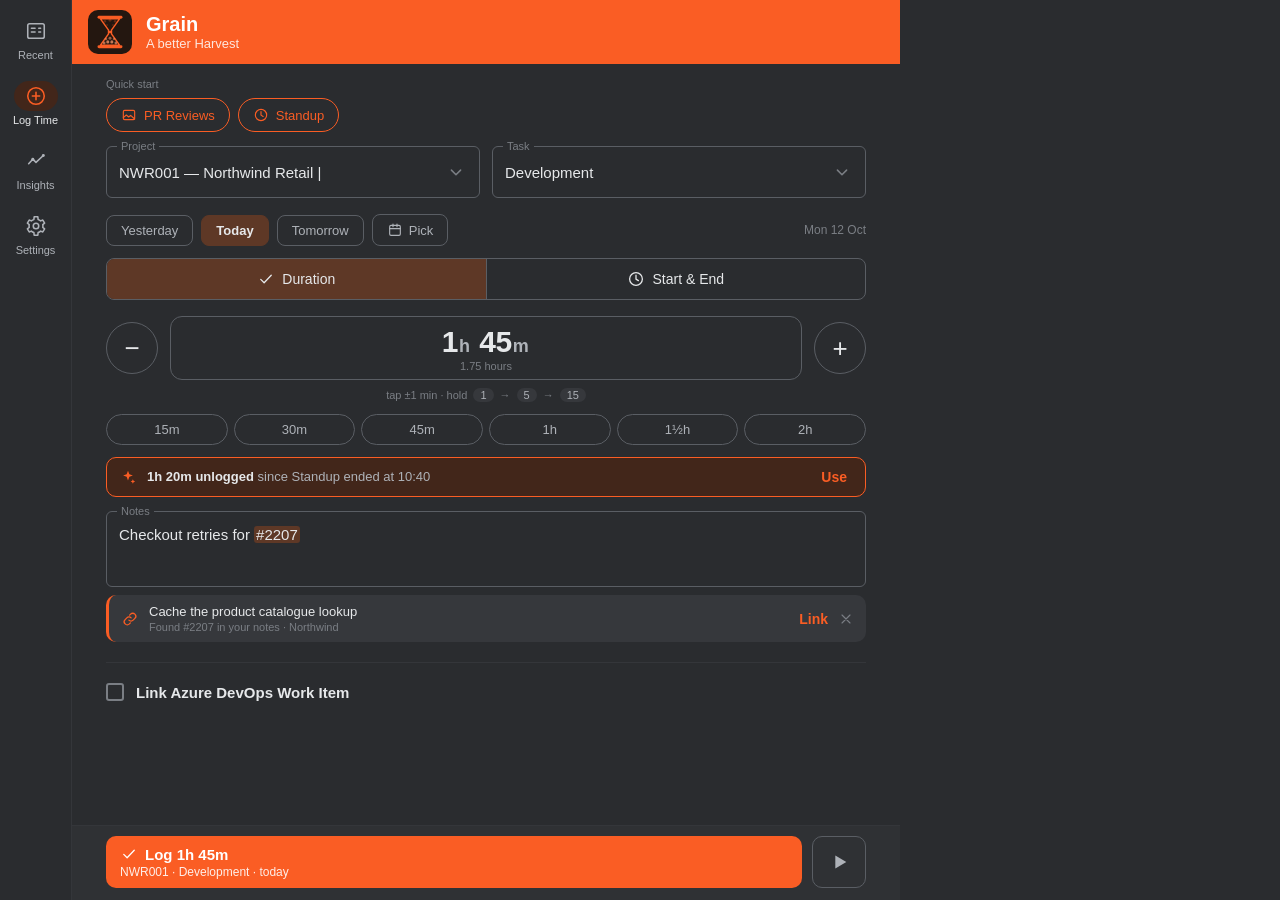
<file: docs/mockups/log-time.html>
<!doctype html>
<meta charset="utf-8">
<title>Grain — Log Time</title>
<link rel="stylesheet" href="grain.css">
<script src="icons.js"></script>
<style>
  /* Log Time pins its action bar under the scroll area. */
  .body.pinned { display: flex; flex-direction: column; }
  .body.pinned .scroll { flex: 1; overflow: hidden; }

  .dchips { display: flex; gap: 8px; margin-top: 16px; align-items: center; }
  .dchip { padding: 7px 14px; border-radius: 8px; border: 1px solid var(--borderStrong); font-size: 13px; color: var(--text2); display: flex; align-items: center; gap: 6px; }
  .dchip.on { background: var(--brandTint2); border-color: var(--brandTint2); color: var(--text); font-weight: 600; }
  .dchips .when { margin-left: auto; font-size: 12px; color: var(--text3); }

  .stepper { display: flex; align-items: center; gap: 12px; margin-top: 16px; }
  .sbtn { width: 52px; height: 52px; border-radius: 26px; border: 1px solid var(--borderStrong);
          display: grid; place-items: center; font-size: 26px; font-weight: 300; color: var(--text); flex: 0 0 52px; }
  .dur { flex: 1; text-align: center; border: 1px solid var(--borderStrong); border-radius: 12px; padding: 8px 0 7px; }
  .dur .big { font-size: 30px; font-weight: 700; letter-spacing: -.5px; }
  .dur .big small { font-size: 18px; font-weight: 600; color: var(--text2); margin: 0 2px 0 1px; }
  .dur .sub { font-size: 11px; color: var(--text3); margin-top: 1px; }
  .qchips { display: flex; gap: 6px; margin-top: 12px; }
  .q { padding: 7px 0; flex: 1; text-align: center; border-radius: 16px; border: 1px solid var(--borderStrong); font-size: 13px; color: var(--text2); }
  .q.on { background: var(--brand); border-color: var(--brand); color: var(--onBrand); font-weight: 600; }
  .accel { display: flex; justify-content: center; gap: 6px; margin-top: 8px; font-size: 11px; color: var(--text3); align-items: center; }
  .accel span { padding: 1px 7px; border-radius: 10px; background: var(--surface2); color: var(--text2); }

  .gapchip { display: flex; align-items: center; gap: 10px; margin-top: 12px; padding: 10px 12px;
             border-radius: 10px; border: 1px solid var(--brand); background: var(--brandTint); }
  .gapchip .t { flex: 1; font-size: 13px; color: var(--text2); line-height: 1.35; }
  .gapchip .t b { color: var(--text); font-weight: 600; }
  .gapchip .use { font-size: 14px; font-weight: 600; color: var(--brand); padding: 0 6px; }

  .notes mark { background: var(--brandTint2); color: var(--text); border-radius: 3px; padding: 0 2px; }
  .detect { display: flex; align-items: center; gap: 10px; margin-top: 8px; padding: 9px 12px; border-radius: 10px;
            background: var(--surface2); border-left: 3px solid var(--brand); }
  .detect .t { flex: 1; min-width: 0; }
  .detect .title { font-size: 13px; font-weight: 500; white-space: nowrap; overflow: hidden; text-overflow: ellipsis; }
  .detect .meta { font-size: 11px; color: var(--text3); margin-top: 2px; }
  .detect .go { font-size: 14px; font-weight: 600; color: var(--brand); }

  .actionbar { padding: 10px 14px 12px; border-top: 1px solid var(--divider); background: var(--surface);
               display: flex; gap: 10px; align-items: stretch; }
  .actionbar .inner { max-width: 760px; margin: 0 auto; width: 100%; display: flex; gap: 10px; }
  .logbtn { flex: 1; border-radius: 10px; padding: 9px 14px; background: var(--brand); color: var(--onBrand); }
  .logbtn .a { font-size: 15px; font-weight: 700; display: flex; align-items: center; gap: 7px; }
  .logbtn .b { font-size: 12px; opacity: .9; margin-top: 2px; }
  .timerbtn { width: 54px; border-radius: 10px; border: 1px solid var(--borderStrong); display: grid; place-items: center; color: var(--text2); flex: 0 0 54px; }
</style>
<body class="grain-dark">
<div class="shell">

  <nav class="rail">
    <div class="rail-item"><span class="rail-icon"><svg class="i i-22"><use href="#ic-recent"/></svg></span><span class="rail-label">Recent</span></div>
    <div class="rail-item on"><span class="rail-icon"><svg class="i i-22"><use href="#ic-plus"/></svg></span><span class="rail-label">Log Time</span></div>
    <div class="rail-item"><span class="rail-icon"><svg class="i i-22"><use href="#ic-insights"/></svg></span><span class="rail-label">Insights</span></div>
    <div class="rail-item"><span class="rail-icon"><svg class="i i-22"><use href="#ic-settings"/></svg></span><span class="rail-label">Settings</span></div>
  </nav>

  <div class="pane">
    <header class="appbar">
      <span class="logo"><img src="../../assets/icon.svg" alt=""></span>
      <div><h1>Grain</h1><div class="sub">A better Harvest</div></div>
    </header>

    <div class="body pinned"><div class="scroll"><div class="wrap">

      <div class="eyebrow">Quick start</div>
      <div class="chiprow">
        <span class="tchip"><svg class="i i-16"><use href="#ic-image"/></svg>PR Reviews</span>
        <span class="tchip"><svg class="i i-16"><use href="#ic-clock"/></svg>Standup</span>
      </div>

      <div class="pair">
        <div class="field"><span class="lab">Project</span><span class="val">NWR001 — Northwind Retail |</span><svg class="i i-22" style="color:var(--text3)"><use href="#ic-caret"/></svg></div>
        <div class="field"><span class="lab">Task</span><span class="val">Development</span><svg class="i i-22" style="color:var(--text3)"><use href="#ic-caret"/></svg></div>
      </div>

      <div class="dchips">
        <span class="dchip">Yesterday</span>
        <span class="dchip on">Today</span>
        <span class="dchip">Tomorrow</span>
        <span class="dchip"><svg class="i i-16"><use href="#ic-calendar"/></svg>Pick</span>
        <span class="when">Mon 12 Oct</span>
      </div>

      <div class="seg">
        <div class="on"><svg class="i i-18"><use href="#ic-check"/></svg>Duration</div>
        <div><svg class="i i-18"><use href="#ic-clock"/></svg>Start &amp; End</div>
      </div>

      <div class="stepper">
        <span class="sbtn">−</span>
        <div class="dur"><div class="big">1<small>h</small> 45<small>m</small></div><div class="sub">1.75 hours</div></div>
        <span class="sbtn">+</span>
      </div>
      <div class="accel">tap ±1 min · hold <span>1</span>→<span>5</span>→<span>15</span></div>
      <div class="qchips"><span class="q">15m</span><span class="q">30m</span><span class="q">45m</span><span class="q">1h</span><span class="q">1½h</span><span class="q">2h</span></div>

      <div class="gapchip">
        <svg class="i i-18" style="color:var(--brand)"><use href="#ic-sparkle"/></svg>
        <span class="t"><b>1h 20m unlogged</b> since Standup ended at 10:40</span>
        <span class="use">Use</span>
      </div>

      <div class="field tall notes" style="min-height:76px"><span class="lab">Notes</span><span class="val">Checkout retries for <mark>#2207</mark></span></div>
      <div class="detect">
        <svg class="i i-18" style="color:var(--brand)"><use href="#ic-link"/></svg>
        <div class="t"><div class="title">Cache the product catalogue lookup</div><div class="meta">Found #2207 in your notes · Northwind</div></div>
        <span class="go">Link</span>
        <svg class="i i-16" style="color:var(--text3)"><use href="#ic-close"/></svg>
      </div>

      <div class="divider"></div>

      <div style="display:flex;align-items:center;gap:12px">
        <span class="checkbox" style="background:none;border:2px solid var(--text3)"></span>
        <span style="font-size:15px;font-weight:600">Link Azure DevOps Work Item</span>
      </div>

      <div style="height:20px"></div>
    </div></div>

    <div class="actionbar"><div class="inner">
      <div class="logbtn"><div class="a"><svg class="i i-18"><use href="#ic-check"/></svg>Log 1h 45m</div><div class="b">NWR001 · Development · today</div></div>
      <div class="timerbtn"><svg class="i i-22"><use href="#ic-play-solid"/></svg></div>
    </div></div>
    </div>
  </div>
</div>
</file>
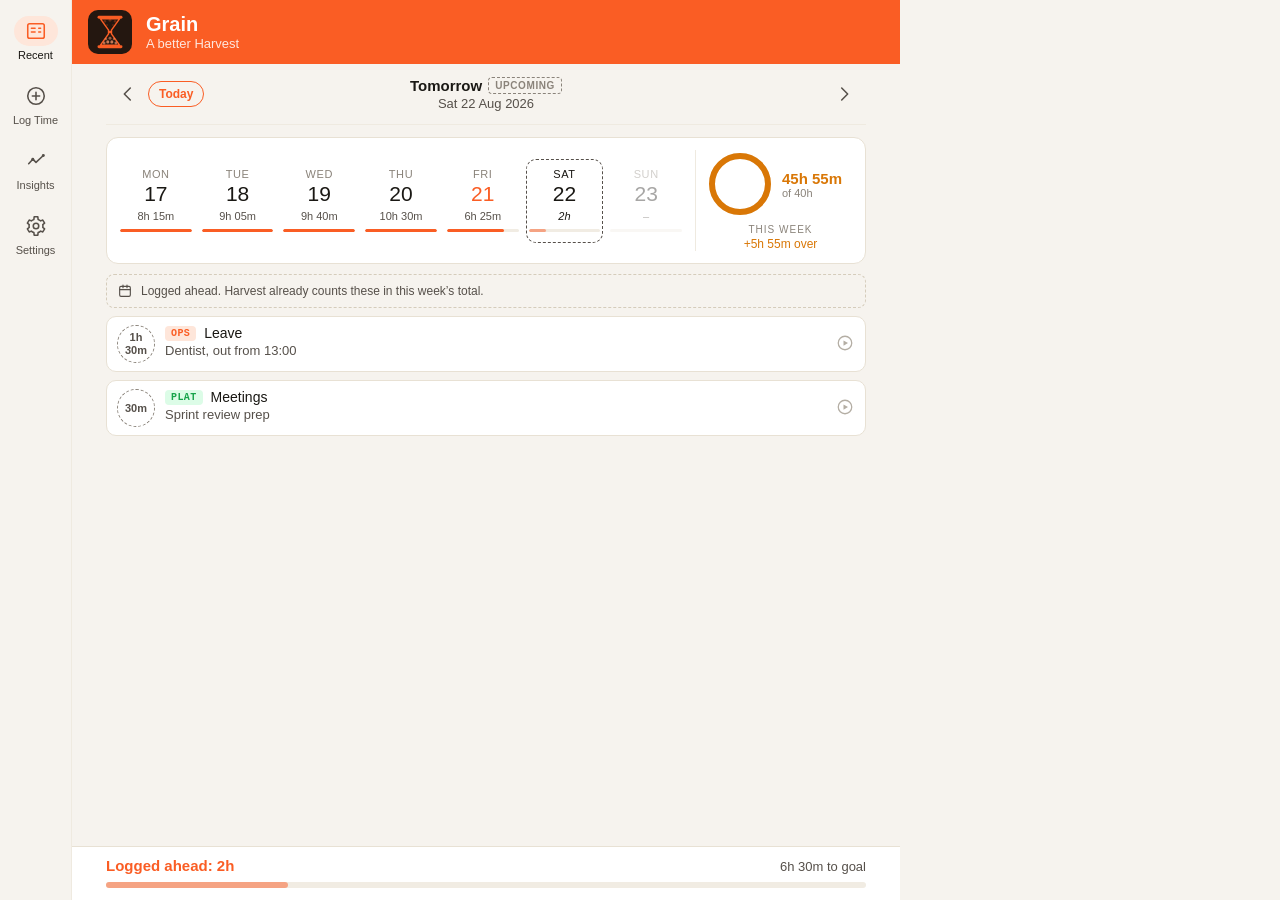
<file: docs/mockups/recent-ahead.html>
<!doctype html>
<meta charset="utf-8">
<title>Grain — Recent, logged ahead</title>
<link rel="stylesheet" href="grain.css">
<script src="icons.js"></script>
<!-- Tomorrow selected on Recent: an entry logged ahead. -->
<body class="grain-light">
<div class="shell">

  <nav class="rail">
    <div class="rail-item on"><span class="rail-icon"><svg class="i i-22"><use href="#ic-recent"/></svg></span><span class="rail-label">Recent</span></div>
    <div class="rail-item"><span class="rail-icon"><svg class="i i-22"><use href="#ic-plus"/></svg></span><span class="rail-label">Log Time</span></div>
    <div class="rail-item"><span class="rail-icon"><svg class="i i-22"><use href="#ic-insights"/></svg></span><span class="rail-label">Insights</span></div>
    <div class="rail-item"><span class="rail-icon"><svg class="i i-22"><use href="#ic-settings"/></svg></span><span class="rail-label">Settings</span></div>
  </nav>

  <div class="pane">
    <header class="appbar">
      <span class="logo"><img src="../../assets/icon.svg" alt=""></span>
      <div><h1>Grain</h1><div class="sub">A better Harvest</div></div>
    </header>

    <div class="body">
      <div class="scroll"><div class="wrap">

        <div class="datenav">
          <span class="side"><span class="iconbtn"><svg class="i i-22"><use href="#ic-left"/></svg></span><span class="jump">Today</span></span>
          <div class="label"><div class="w">Tomorrow <span class="up">UPCOMING</span></div><div class="date">Sat 22 Aug 2026</div></div>
          <span class="side r"><span class="iconbtn"><svg class="i i-22"><use href="#ic-right"/></svg></span></span>
        </div>

        <div class="weekcard">
          <div class="days">
            <div class="day"><div class="dow">MON</div><div class="num">17</div><div class="hrs">8h 15m</div><div class="daybar"><i style="width:100%"></i></div></div>
            <div class="day"><div class="dow">TUE</div><div class="num">18</div><div class="hrs">9h 05m</div><div class="daybar"><i style="width:100%"></i></div></div>
            <div class="day"><div class="dow">WED</div><div class="num">19</div><div class="hrs">9h 40m</div><div class="daybar"><i style="width:100%"></i></div></div>
            <div class="day"><div class="dow">THU</div><div class="num">20</div><div class="hrs">10h 30m</div><div class="daybar"><i style="width:100%"></i></div></div>
            <div class="day today"><div class="dow">FRI</div><div class="num">21</div><div class="hrs">6h 25m</div><div class="daybar"><i style="width:80%"></i></div></div>
            <div class="day fut sel"><div class="dow">SAT</div><div class="num">22</div><div class="hrs plan">2h</div><div class="daybar"><i style="width:24%"></i></div></div>
            <div class="day fut"><div class="dow">SUN</div><div class="num">23</div><div class="hrs">–</div><div class="daybar"></div></div>
          </div>
          <div class="ring over">
            <div class="top">
              <div class="arc">
                <svg width="68" height="68" viewBox="0 0 68 68">
                  <circle cx="34" cy="34" r="28" fill="none" stroke="var(--surface3)" stroke-width="6"/>
                  <circle cx="34" cy="34" r="28" fill="none" stroke="var(--warn)" stroke-width="6"
                          stroke-linecap="round" stroke-dasharray="175.9" stroke-dashoffset="0"/>
                </svg>
              </div>
              <div class="beside">
                <div class="tot">45h 55m</div>
                <div class="of">of 40h</div>
              </div>
            </div>
            <div class="cap">THIS WEEK</div>
            <div class="help">+5h 55m over</div>
          </div>
        </div>


        <div class="futnote"><svg class="i i-16"><use href="#ic-calendar"/></svg>Logged ahead. Harvest already counts these in this week’s total.</div>

        <div class="card compact">
          <div class="pill planned">1h<br>30m</div>
          <div class="entry">
            <div class="head"><span class="code cat-orange">OPS</span><span class="task">Leave</span></div>
            <div class="notes">Dentist, out from 13:00</div>
          </div>
          <span class="iconbtn act off"><svg class="i i-18"><use href="#ic-play"/></svg></span>
        </div>

        <div class="card compact">
          <div class="pill planned">30m</div>
          <div class="entry">
            <div class="head"><span class="code cat-green">PLAT</span><span class="task">Meetings</span></div>
            <div class="notes">Sprint review prep</div>
          </div>
          <span class="iconbtn act off"><svg class="i i-18"><use href="#ic-play"/></svg></span>
        </div>

      </div></div>

      <div class="dailybar">
        <div class="row">
          <span class="tot">Logged ahead: 2h</span>
          <span class="rem">6h 30m to goal</span>
        </div>
        <div class="track"><i style="width:24%;opacity:.5"></i></div>
      </div>
    </div>
  </div>
</div>
</file>
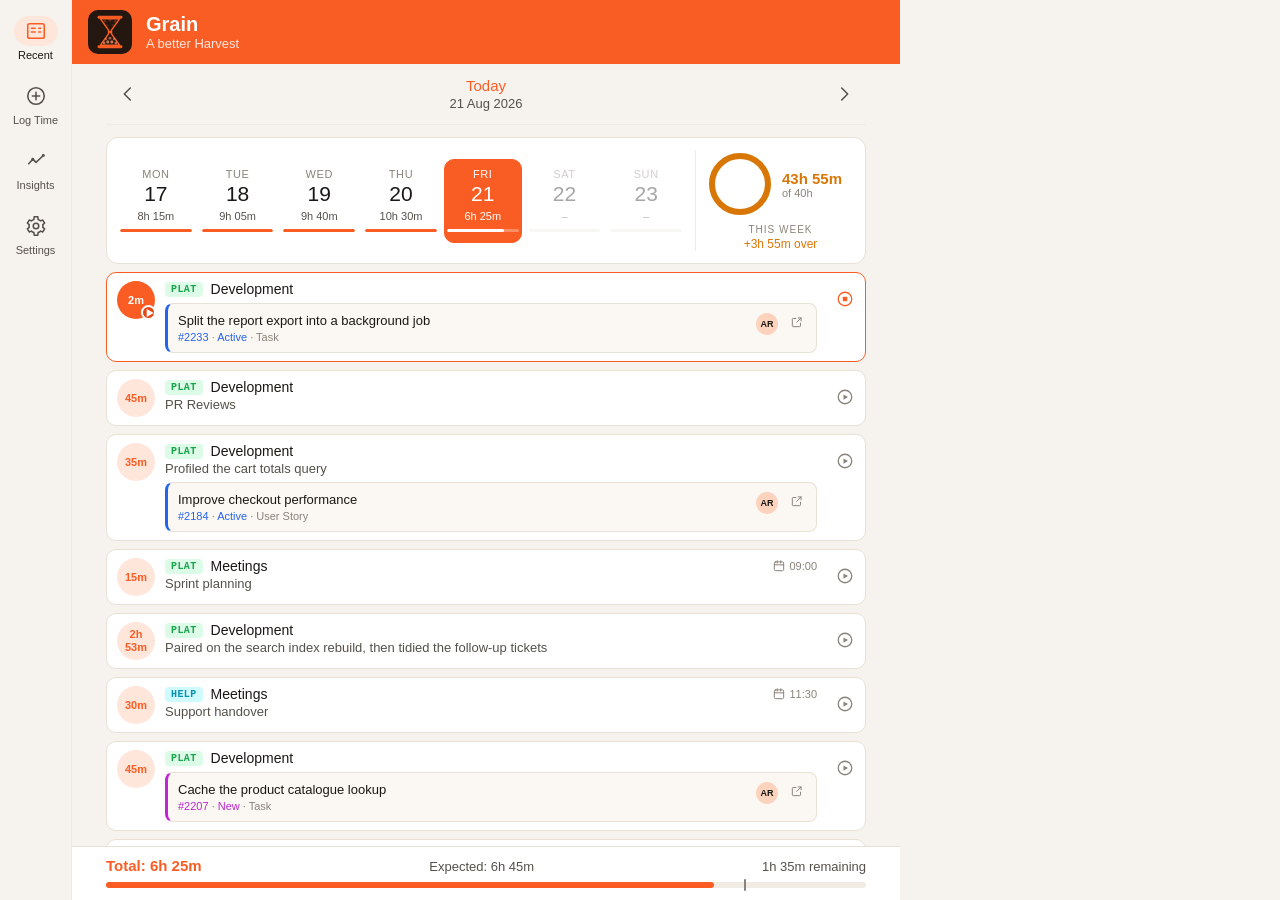
<file: docs/mockups/recent.html>
<!doctype html>
<meta charset="utf-8">
<title>Grain — Recent</title>
<link rel="stylesheet" href="grain.css">
<script src="icons.js"></script>
<!-- render.py swaps the class to grain-dark for the dark capture. -->
<body class="grain-light">
<div class="shell">

  <nav class="rail">
    <div class="rail-item on"><span class="rail-icon"><svg class="i i-22"><use href="#ic-recent"/></svg></span><span class="rail-label">Recent</span></div>
    <div class="rail-item"><span class="rail-icon"><svg class="i i-22"><use href="#ic-plus"/></svg></span><span class="rail-label">Log Time</span></div>
    <div class="rail-item"><span class="rail-icon"><svg class="i i-22"><use href="#ic-insights"/></svg></span><span class="rail-label">Insights</span></div>
    <div class="rail-item"><span class="rail-icon"><svg class="i i-22"><use href="#ic-settings"/></svg></span><span class="rail-label">Settings</span></div>
  </nav>

  <div class="pane">
    <header class="appbar">
      <span class="logo"><img src="../../assets/icon.svg" alt=""></span>
      <div><h1>Grain</h1><div class="sub">A better Harvest</div></div>
    </header>

    <div class="body">
      <div class="scroll"><div class="wrap">

        <div class="datenav">
          <span class="iconbtn"><svg class="i i-22"><use href="#ic-left"/></svg></span>
          <div class="label"><div class="today">Today</div><div class="date">21 Aug 2026</div></div>
          <span class="iconbtn"><svg class="i i-22"><use href="#ic-right"/></svg></span>
        </div>

        <div class="weekcard">
          <div class="days">
            <div class="day"><div class="dow">MON</div><div class="num">17</div><div class="hrs">8h 15m</div><div class="daybar"><i style="width:100%"></i></div></div>
            <div class="day"><div class="dow">TUE</div><div class="num">18</div><div class="hrs">9h 05m</div><div class="daybar"><i style="width:100%"></i></div></div>
            <div class="day"><div class="dow">WED</div><div class="num">19</div><div class="hrs">9h 40m</div><div class="daybar"><i style="width:100%"></i></div></div>
            <div class="day"><div class="dow">THU</div><div class="num">20</div><div class="hrs">10h 30m</div><div class="daybar"><i style="width:100%"></i></div></div>
            <div class="day sel today"><div class="dow">FRI</div><div class="num">21</div><div class="hrs">6h 25m</div><div class="daybar"><i style="width:80%"></i></div></div>
            <div class="day fut"><div class="dow">SAT</div><div class="num">22</div><div class="hrs">–</div><div class="daybar"></div></div>
            <div class="day fut"><div class="dow">SUN</div><div class="num">23</div><div class="hrs">–</div><div class="daybar"></div></div>
          </div>
          <div class="ring over">
            <div class="top">
              <div class="arc">
                <svg width="68" height="68" viewBox="0 0 68 68">
                  <circle cx="34" cy="34" r="28" fill="none" stroke="var(--surface3)" stroke-width="6"/>
                  <circle cx="34" cy="34" r="28" fill="none" stroke="var(--warn)" stroke-width="6"
                          stroke-linecap="round" stroke-dasharray="175.9" stroke-dashoffset="0"/>
                </svg>
              </div>
              <div class="beside">
                <div class="tot">43h 55m</div>
                <div class="of">of 40h</div>
              </div>
            </div>
            <div class="cap">THIS WEEK</div>
            <div class="help">+3h 55m over</div>
          </div>
        </div>

        <div class="card compact running">
          <div class="pill running">2m<span class="badge"><svg class="i i-14" style="stroke-width:0"><use href="#ic-play-solid"/></svg></span></div>
          <div class="entry">
            <div class="head"><span class="code cat-green">PLAT</span><span class="task">Development</span></div>
            <div class="wichip">
              <div class="t">
                <div class="title">Split the report export into a background job</div>
                <div class="meta"><b>#2233</b> · <span class="st">Active</span> · Task</div>
              </div>
              <span class="avatar">AR</span>
              <span class="iconbtn" style="width:18px;height:18px;color:var(--text3)"><svg class="i i-14"><use href="#ic-external"/></svg></span>
            </div>
          </div>
          <span class="iconbtn act" style="color:var(--brand)"><svg class="i i-18"><use href="#ic-stop"/></svg></span>
        </div>

        <div class="card compact">
          <div class="pill">45m</div>
          <div class="entry">
            <div class="head"><span class="code cat-green">PLAT</span><span class="task">Development</span></div>
            <div class="notes">PR Reviews</div>
          </div>
          <span class="iconbtn act"><svg class="i i-18"><use href="#ic-play"/></svg></span>
        </div>

        <div class="card compact">
          <div class="pill">35m</div>
          <div class="entry">
            <div class="head"><span class="code cat-green">PLAT</span><span class="task">Development</span></div>
            <div class="notes">Profiled the cart totals query</div>
            <div class="wichip">
              <div class="t">
                <div class="title">Improve checkout performance</div>
                <div class="meta"><b>#2184</b> · <span class="st">Active</span> · User Story</div>
              </div>
              <span class="avatar">AR</span>
              <span class="iconbtn" style="width:18px;height:18px;color:var(--text3)"><svg class="i i-14"><use href="#ic-external"/></svg></span>
            </div>
          </div>
          <span class="iconbtn act"><svg class="i i-18"><use href="#ic-play"/></svg></span>
        </div>

        <div class="card compact">
          <div class="pill">15m</div>
          <div class="entry">
            <div class="head"><span class="code cat-green">PLAT</span><span class="task">Meetings</span><span class="when"><svg class="i i-14"><use href="#ic-calendar"/></svg>09:00</span></div>
            <div class="notes">Sprint planning</div>
          </div>
          <span class="iconbtn act"><svg class="i i-18"><use href="#ic-play"/></svg></span>
        </div>

        <div class="card compact">
          <div class="pill">2h<br>53m</div>
          <div class="entry">
            <div class="head"><span class="code cat-green">PLAT</span><span class="task">Development</span></div>
            <div class="notes">Paired on the search index rebuild, then tidied the follow-up tickets</div>
          </div>
          <span class="iconbtn act"><svg class="i i-18"><use href="#ic-play"/></svg></span>
        </div>

        <div class="card compact">
          <div class="pill">30m</div>
          <div class="entry">
            <div class="head"><span class="code cat-cyan">HELP</span><span class="task">Meetings</span><span class="when"><svg class="i i-14"><use href="#ic-calendar"/></svg>11:30</span></div>
            <div class="notes">Support handover</div>
          </div>
          <span class="iconbtn act"><svg class="i i-18"><use href="#ic-play"/></svg></span>
        </div>

        <div class="card compact">
          <div class="pill">45m</div>
          <div class="entry">
            <div class="head"><span class="code cat-green">PLAT</span><span class="task">Development</span></div>
            <div class="wichip new">
              <div class="t">
                <div class="title">Cache the product catalogue lookup</div>
                <div class="meta"><b>#2207</b> · <span class="st">New</span> · Task</div>
              </div>
              <span class="avatar">AR</span>
              <span class="iconbtn" style="width:18px;height:18px;color:var(--text3)"><svg class="i i-14"><use href="#ic-external"/></svg></span>
            </div>
          </div>
          <span class="iconbtn act"><svg class="i i-18"><use href="#ic-play"/></svg></span>
        </div>

        <div class="card compact">
          <div class="pill">40m</div>
          <div class="entry">
            <div class="head"><span class="code cat-violet">DOCS</span><span class="task">Documentation</span></div>
            <div class="notes">Release notes for 3.4</div>
          </div>
          <span class="iconbtn act"><svg class="i i-18"><use href="#ic-play"/></svg></span>
        </div>

      </div></div>

      <div class="dailybar">
        <div class="row">
          <span class="tot">Total: 6h 25m</span>
          <span class="exp">Expected: 6h 45m</span>
          <span class="rem">1h 35m remaining</span>
        </div>
        <div class="track"><i style="width:80%"></i><span class="tick" style="left:84%"></span></div>
      </div>
    </div>
  </div>
</div>
</file>
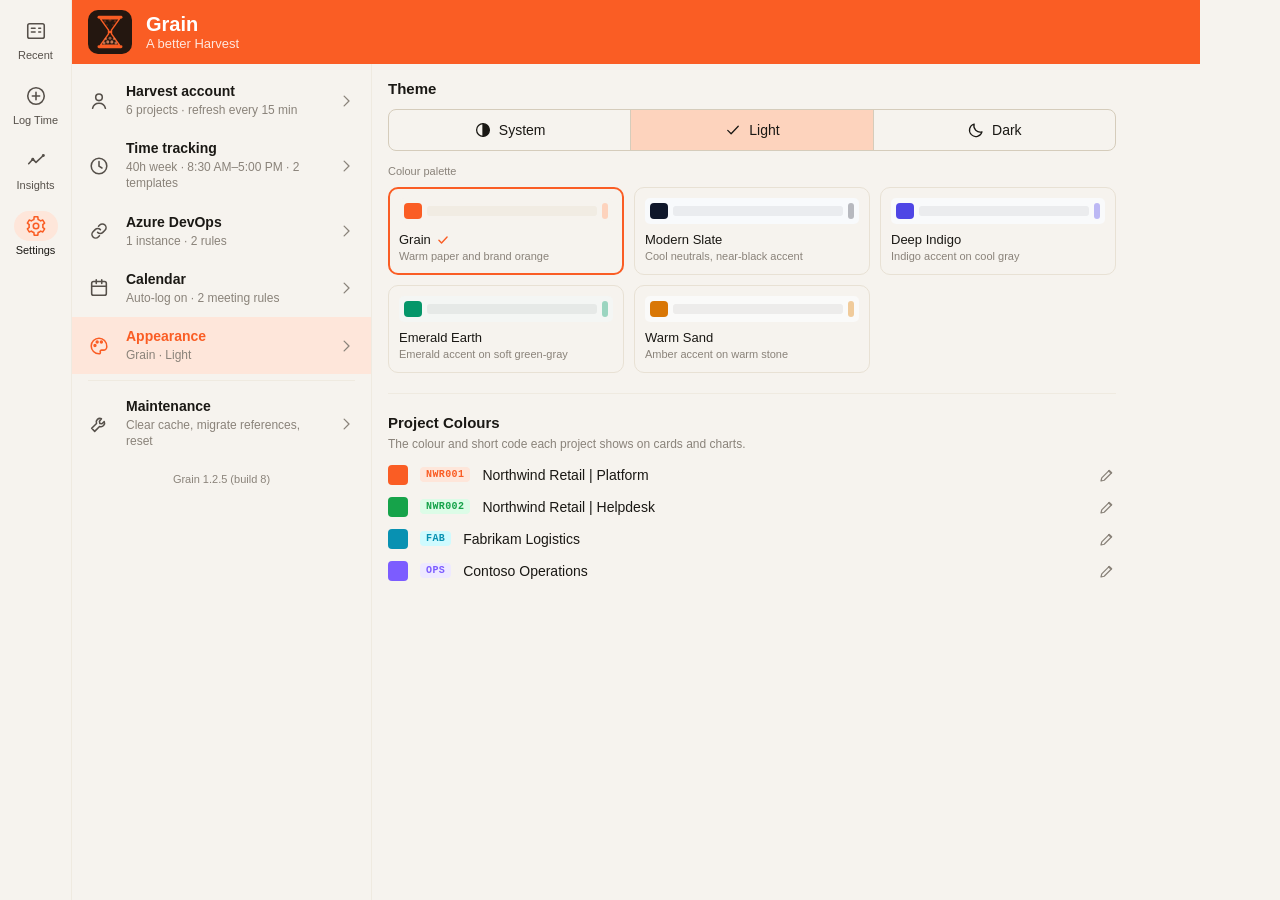
<file: docs/mockups/settings-appearance.html>
<!doctype html>
<meta charset="utf-8">
<title>Grain — Settings · Appearance</title>
<link rel="stylesheet" href="grain.css">
<script src="icons.js"></script>
<body class="grain-light">
<div class="shell wide">

  <nav class="rail">
    <div class="rail-item"><span class="rail-icon"><svg class="i i-22"><use href="#ic-recent"/></svg></span><span class="rail-label">Recent</span></div>
    <div class="rail-item"><span class="rail-icon"><svg class="i i-22"><use href="#ic-plus"/></svg></span><span class="rail-label">Log Time</span></div>
    <div class="rail-item"><span class="rail-icon"><svg class="i i-22"><use href="#ic-insights"/></svg></span><span class="rail-label">Insights</span></div>
    <div class="rail-item on"><span class="rail-icon"><svg class="i i-22"><use href="#ic-settings"/></svg></span><span class="rail-label">Settings</span></div>
  </nav>

  <div class="pane">
    <header class="appbar">
      <span class="logo"><img src="../../assets/icon.svg" alt=""></span>
      <div><h1>Grain</h1><div class="sub">A better Harvest</div></div>
    </header>

    <div class="body"><div class="settings">

      <div class="groups">
        <div class="group"><svg class="i i-22 gi"><use href="#ic-person"/></svg><span class="t"><span class="n">Harvest account</span><span class="s">6 projects · refresh every 15 min</span></span><svg class="i i-18 chev"><use href="#ic-right"/></svg></div>
        <div class="group"><svg class="i i-22 gi"><use href="#ic-clock"/></svg><span class="t"><span class="n">Time tracking</span><span class="s">40h week · 8:30 AM–5:00 PM · 2 templates</span></span><svg class="i i-18 chev"><use href="#ic-right"/></svg></div>
        <div class="group"><svg class="i i-22 gi"><use href="#ic-link"/></svg><span class="t"><span class="n">Azure DevOps</span><span class="s">1 instance · 2 rules</span></span><svg class="i i-18 chev"><use href="#ic-right"/></svg></div>
        <div class="group"><svg class="i i-22 gi"><use href="#ic-calendar"/></svg><span class="t"><span class="n">Calendar</span><span class="s">Auto-log on · 2 meeting rules</span></span><svg class="i i-18 chev"><use href="#ic-right"/></svg></div>
        <div class="group on"><svg class="i i-22 gi"><use href="#ic-palette"/></svg><span class="t"><span class="n">Appearance</span><span class="s">Grain · Light</span></span><svg class="i i-18 chev"><use href="#ic-right"/></svg></div>
        <div class="gdiv"></div>
        <div class="group"><svg class="i i-22 gi"><use href="#ic-wrench"/></svg><span class="t"><span class="n">Maintenance</span><span class="s">Clear cache, migrate references, reset</span></span><svg class="i i-18 chev"><use href="#ic-right"/></svg></div>
        <div class="appver">Grain 1.2.5 (build 8)</div>
      </div>

      <div class="page">
        <div class="section first">Theme</div>
        <div class="seg">
          <div><svg class="i i-18"><use href="#ic-auto"/></svg>System</div>
          <div class="on"><svg class="i i-18"><use href="#ic-check"/></svg>Light</div>
          <div><svg class="i i-18"><use href="#ic-moon"/></svg>Dark</div>
        </div>

        <div class="eyebrow" style="margin-top:14px">Colour palette</div>
        <div class="palettes">
          <div class="pcard on">
            <div class="prev" style="background:#F6F3EE">
              <span class="a" style="background:#FA5D24"></span>
              <span class="b" style="background:#F1ECE3"></span>
              <span class="c" style="background:#FDD3BD"></span>
            </div>
            <div class="nm">Grain <svg class="i i-14" style="color:var(--brand);stroke-width:2.4"><use href="#ic-check"/></svg></div>
            <div class="ds">Warm paper and brand orange</div>
          </div>
          <div class="pcard">
            <div class="prev" style="background:#F8FAFC">
              <span class="a" style="background:#0F172A"></span>
              <span class="b" style="background:#EAECEF"></span>
              <span class="c" style="background:#B7B9BF"></span>
            </div>
            <div class="nm">Modern Slate</div>
            <div class="ds">Cool neutrals, near-black accent</div>
          </div>
          <div class="pcard">
            <div class="prev" style="background:#F9FAFB">
              <span class="a" style="background:#4F46E5"></span>
              <span class="b" style="background:#EBECEE"></span>
              <span class="c" style="background:#BCB8F4"></span>
            </div>
            <div class="nm">Deep Indigo</div>
            <div class="ds">Indigo accent on cool gray</div>
          </div>
          <div class="pcard">
            <div class="prev" style="background:#F4F6F4">
              <span class="a" style="background:#059669"></span>
              <span class="b" style="background:#E6E9E7"></span>
              <span class="c" style="background:#9BD5C0"></span>
            </div>
            <div class="nm">Emerald Earth</div>
            <div class="ds">Emerald accent on soft green-gray</div>
          </div>
          <div class="pcard">
            <div class="prev" style="background:#FAFAF9">
              <span class="a" style="background:#D97706"></span>
              <span class="b" style="background:#EDECEB"></span>
              <span class="c" style="background:#F0CB9B"></span>
            </div>
            <div class="nm">Warm Sand</div>
            <div class="ds">Amber accent on warm stone</div>
          </div>
        </div>

        <div class="divider"></div>

        <div class="section" style="margin-top:0">Project Colours</div>
        <div class="hint" style="margin:-4px 0 8px">The colour and short code each project shows on cards and charts.</div>
        <div class="srow" style="padding:6px 0"><span style="width:20px;height:20px;border-radius:4px;background:#FA5D24"></span><span class="code cat-orange">NWR001</span><span class="t"><span class="n">Northwind Retail | Platform</span></span><svg class="i i-18" style="color:var(--text3)"><use href="#ic-pencil"/></svg></div>
        <div class="srow" style="padding:6px 0"><span style="width:20px;height:20px;border-radius:4px;background:#16A34A"></span><span class="code cat-green">NWR002</span><span class="t"><span class="n">Northwind Retail | Helpdesk</span></span><svg class="i i-18" style="color:var(--text3)"><use href="#ic-pencil"/></svg></div>
        <div class="srow" style="padding:6px 0"><span style="width:20px;height:20px;border-radius:4px;background:#0891B2"></span><span class="code cat-cyan">FAB</span><span class="t"><span class="n">Fabrikam Logistics</span></span><svg class="i i-18" style="color:var(--text3)"><use href="#ic-pencil"/></svg></div>
        <div class="srow" style="padding:6px 0"><span style="width:20px;height:20px;border-radius:4px;background:#7C5CFF"></span><span class="code cat-violet">OPS</span><span class="t"><span class="n">Contoso Operations</span></span><svg class="i i-18" style="color:var(--text3)"><use href="#ic-pencil"/></svg></div>
        <div style="height:22px"></div>
      </div>

    </div></div>
  </div>
</div>
</file>
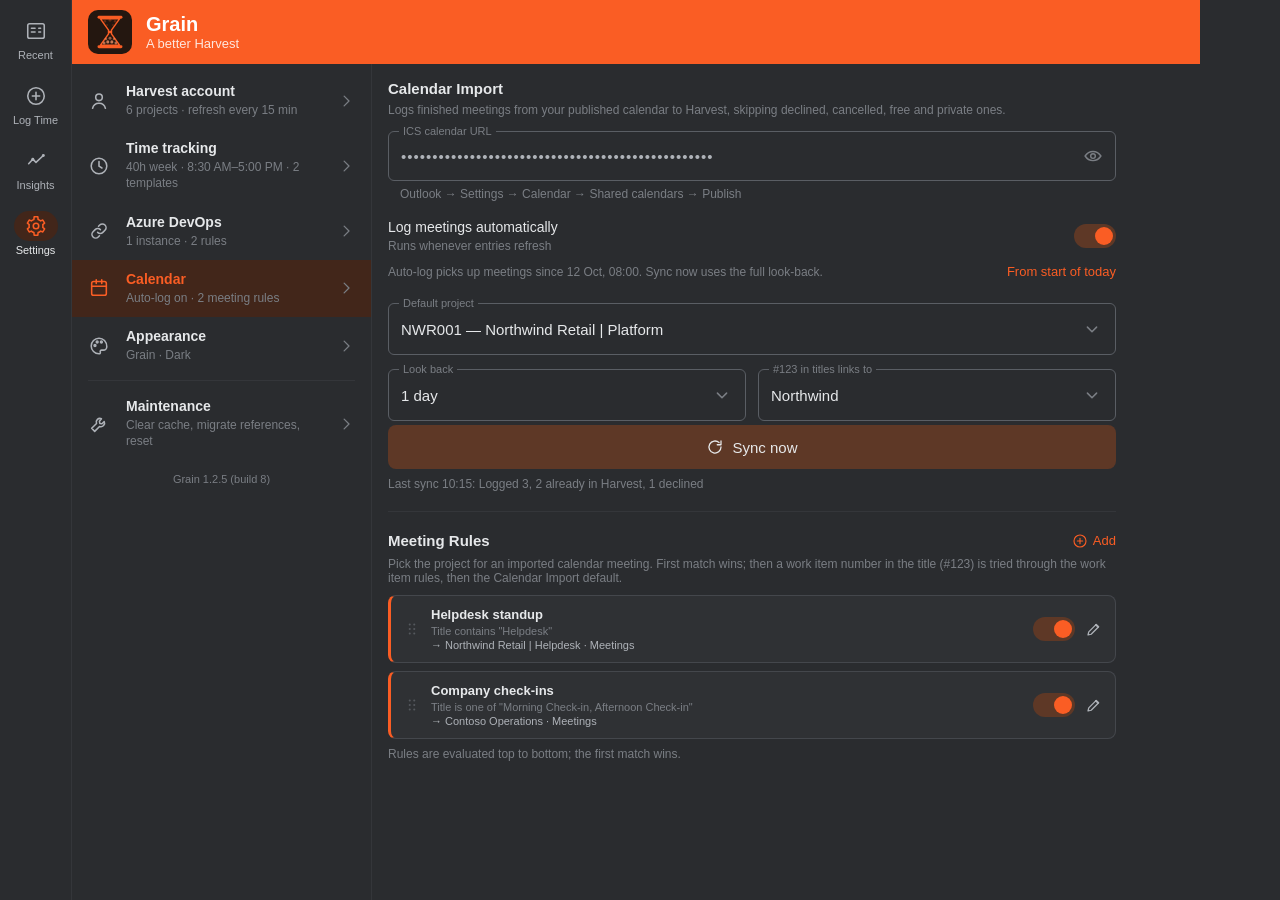
<file: docs/mockups/settings-calendar.html>
<!doctype html>
<meta charset="utf-8">
<title>Grain — Settings · Calendar</title>
<link rel="stylesheet" href="grain.css">
<script src="icons.js"></script>
<body class="grain-dark">
<div class="shell wide">

  <nav class="rail">
    <div class="rail-item"><span class="rail-icon"><svg class="i i-22"><use href="#ic-recent"/></svg></span><span class="rail-label">Recent</span></div>
    <div class="rail-item"><span class="rail-icon"><svg class="i i-22"><use href="#ic-plus"/></svg></span><span class="rail-label">Log Time</span></div>
    <div class="rail-item"><span class="rail-icon"><svg class="i i-22"><use href="#ic-insights"/></svg></span><span class="rail-label">Insights</span></div>
    <div class="rail-item on"><span class="rail-icon"><svg class="i i-22"><use href="#ic-settings"/></svg></span><span class="rail-label">Settings</span></div>
  </nav>

  <div class="pane">
    <header class="appbar">
      <span class="logo"><img src="../../assets/icon.svg" alt=""></span>
      <div><h1>Grain</h1><div class="sub">A better Harvest</div></div>
    </header>

    <div class="body"><div class="settings">

      <div class="groups">
        <div class="group"><svg class="i i-22 gi"><use href="#ic-person"/></svg><span class="t"><span class="n">Harvest account</span><span class="s">6 projects · refresh every 15 min</span></span><svg class="i i-18 chev"><use href="#ic-right"/></svg></div>
        <div class="group"><svg class="i i-22 gi"><use href="#ic-clock"/></svg><span class="t"><span class="n">Time tracking</span><span class="s">40h week · 8:30 AM–5:00 PM · 2 templates</span></span><svg class="i i-18 chev"><use href="#ic-right"/></svg></div>
        <div class="group"><svg class="i i-22 gi"><use href="#ic-link"/></svg><span class="t"><span class="n">Azure DevOps</span><span class="s">1 instance · 2 rules</span></span><svg class="i i-18 chev"><use href="#ic-right"/></svg></div>
        <div class="group on"><svg class="i i-22 gi"><use href="#ic-calendar"/></svg><span class="t"><span class="n">Calendar</span><span class="s">Auto-log on · 2 meeting rules</span></span><svg class="i i-18 chev"><use href="#ic-right"/></svg></div>
        <div class="group"><svg class="i i-22 gi"><use href="#ic-palette"/></svg><span class="t"><span class="n">Appearance</span><span class="s">Grain · Dark</span></span><svg class="i i-18 chev"><use href="#ic-right"/></svg></div>
        <div class="gdiv"></div>
        <div class="group"><svg class="i i-22 gi"><use href="#ic-wrench"/></svg><span class="t"><span class="n">Maintenance</span><span class="s">Clear cache, migrate references, reset</span></span><svg class="i i-18 chev"><use href="#ic-right"/></svg></div>
        <div class="appver">Grain 1.2.5 (build 8)</div>
      </div>

      <div class="page">
        <div class="section first">Calendar Import</div>
        <div class="hint" style="margin:-4px 0 12px">Logs finished meetings from your published calendar to Harvest, skipping declined, cancelled, free and private ones.</div>

        <div class="field"><span class="lab">ICS calendar URL</span><span class="val" style="letter-spacing:1px;color:var(--text2)">••••••••••••••••••••••••••••••••••••••••••••••••••</span><svg class="i i-20" style="color:var(--text3)"><use href="#ic-eye"/></svg></div>
        <div class="hint" style="margin:6px 0 8px 12px">Outlook → Settings → Calendar → Shared calendars → Publish</div>

        <div class="srow">
          <span class="t">
            <span class="n">Log meetings automatically</span>
            <span class="s">Runs whenever entries refresh</span>
          </span>
          <span class="toggle"><i></i></span>
        </div>
        <div class="srow" style="padding-top:0">
          <span class="t"><span class="s">Auto-log picks up meetings since 12 Oct, 08:00. Sync now uses the full look-back.</span></span>
          <span class="addbtn">From start of today</span>
        </div>

        <div class="field"><span class="lab">Default project</span><span class="val">NWR001 — Northwind Retail | Platform</span><svg class="i i-22" style="color:var(--text3)"><use href="#ic-caret"/></svg></div>
        <div class="pair">
          <div class="field"><span class="lab">Look back</span><span class="val">1 day</span><svg class="i i-22" style="color:var(--text3)"><use href="#ic-caret"/></svg></div>
          <div class="field"><span class="lab">#123 in titles links to</span><span class="val">Northwind</span><svg class="i i-22" style="color:var(--text3)"><use href="#ic-caret"/></svg></div>
        </div>
        <span class="btn filled" style="display:flex;justify-content:center;margin-top:4px"><svg class="i i-18"><use href="#ic-refresh"/></svg>Sync now</span>
        <div class="hint">Last sync 10:15: Logged 3, 2 already in Harvest, 1 declined</div>

        <div class="divider"></div>

        <div class="rowhead">
          <span class="section" style="margin:0">Meeting Rules</span>
          <span class="addbtn"><svg class="i i-16"><use href="#ic-plus"/></svg>Add</span>
        </div>
        <div class="hint" style="margin:8px 0 10px">Pick the project for an imported calendar meeting. First match wins; then a work item number in the title (#123) is tried through the work item rules, then the Calendar Import default.</div>

        <div class="rulecard">
          <svg class="i i-18" style="color:var(--text4)"><use href="#ic-drag"/></svg>
          <span class="t">
            <span class="n">Helpdesk standup</span>
            <span class="c">Title contains "Helpdesk"</span>
            <span class="m">→ Northwind Retail | Helpdesk · Meetings</span>
          </span>
          <span class="toggle"><i></i></span>
          <svg class="i i-18" style="color:var(--text2)"><use href="#ic-pencil"/></svg>
        </div>

        <div class="rulecard">
          <svg class="i i-18" style="color:var(--text4)"><use href="#ic-drag"/></svg>
          <span class="t">
            <span class="n">Company check-ins</span>
            <span class="c">Title is one of "Morning Check-in, Afternoon Check-in"</span>
            <span class="m">→ Contoso Operations · Meetings</span>
          </span>
          <span class="toggle"><i></i></span>
          <svg class="i i-18" style="color:var(--text2)"><use href="#ic-pencil"/></svg>
        </div>

        <div class="hint">Rules are evaluated top to bottom; the first match wins.</div>
        <div style="height:22px"></div>
      </div>

    </div></div>
  </div>
</div>
</file>
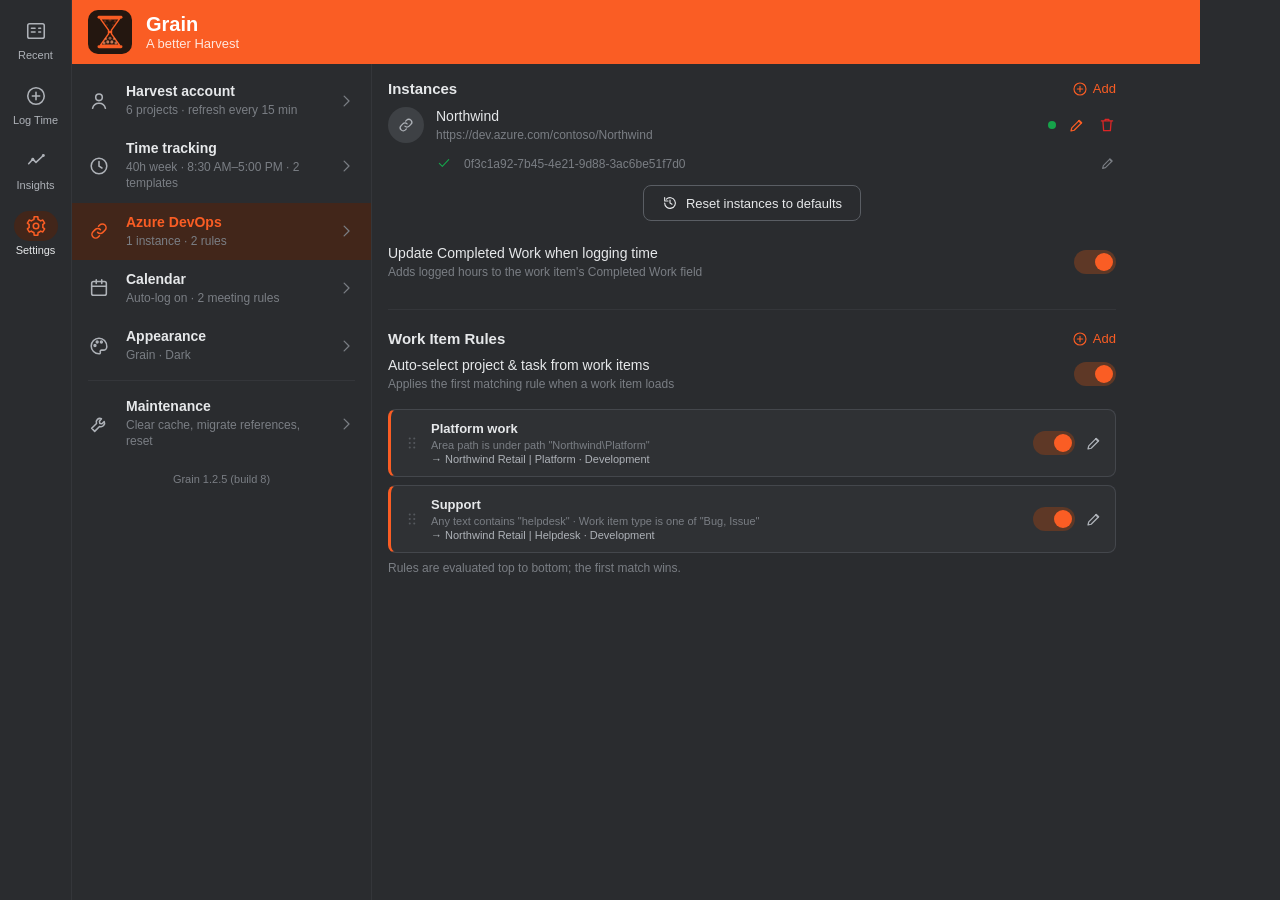
<file: docs/mockups/settings-rules.html>
<!doctype html>
<meta charset="utf-8">
<title>Grain — Settings · Azure DevOps</title>
<link rel="stylesheet" href="grain.css">
<script src="icons.js"></script>
<body class="grain-dark">
<div class="shell wide">

  <nav class="rail">
    <div class="rail-item"><span class="rail-icon"><svg class="i i-22"><use href="#ic-recent"/></svg></span><span class="rail-label">Recent</span></div>
    <div class="rail-item"><span class="rail-icon"><svg class="i i-22"><use href="#ic-plus"/></svg></span><span class="rail-label">Log Time</span></div>
    <div class="rail-item"><span class="rail-icon"><svg class="i i-22"><use href="#ic-insights"/></svg></span><span class="rail-label">Insights</span></div>
    <div class="rail-item on"><span class="rail-icon"><svg class="i i-22"><use href="#ic-settings"/></svg></span><span class="rail-label">Settings</span></div>
  </nav>

  <div class="pane">
    <header class="appbar">
      <span class="logo"><img src="../../assets/icon.svg" alt=""></span>
      <div><h1>Grain</h1><div class="sub">A better Harvest</div></div>
    </header>

    <div class="body"><div class="settings">

      <div class="groups">
        <div class="group"><svg class="i i-22 gi"><use href="#ic-person"/></svg><span class="t"><span class="n">Harvest account</span><span class="s">6 projects · refresh every 15 min</span></span><svg class="i i-18 chev"><use href="#ic-right"/></svg></div>
        <div class="group"><svg class="i i-22 gi"><use href="#ic-clock"/></svg><span class="t"><span class="n">Time tracking</span><span class="s">40h week · 8:30 AM–5:00 PM · 2 templates</span></span><svg class="i i-18 chev"><use href="#ic-right"/></svg></div>
        <div class="group on"><svg class="i i-22 gi"><use href="#ic-link"/></svg><span class="t"><span class="n">Azure DevOps</span><span class="s">1 instance · 2 rules</span></span><svg class="i i-18 chev"><use href="#ic-right"/></svg></div>
        <div class="group"><svg class="i i-22 gi"><use href="#ic-calendar"/></svg><span class="t"><span class="n">Calendar</span><span class="s">Auto-log on · 2 meeting rules</span></span><svg class="i i-18 chev"><use href="#ic-right"/></svg></div>
        <div class="group"><svg class="i i-22 gi"><use href="#ic-palette"/></svg><span class="t"><span class="n">Appearance</span><span class="s">Grain · Dark</span></span><svg class="i i-18 chev"><use href="#ic-right"/></svg></div>
        <div class="gdiv"></div>
        <div class="group"><svg class="i i-22 gi"><use href="#ic-wrench"/></svg><span class="t"><span class="n">Maintenance</span><span class="s">Clear cache, migrate references, reset</span></span><svg class="i i-18 chev"><use href="#ic-right"/></svg></div>
        <div class="appver">Grain 1.2.5 (build 8)</div>
      </div>

      <div class="page">
        <div class="rowhead" style="margin-top:16px">
          <span class="section" style="margin:0">Instances</span>
          <span class="addbtn"><svg class="i i-16"><use href="#ic-plus"/></svg>Add</span>
        </div>
        <div class="srow">
          <span class="rail-icon" style="width:36px;height:36px;border-radius:18px;background:var(--surface3);color:var(--text2)"><svg class="i i-18"><use href="#ic-link"/></svg></span>
          <span class="t">
            <span class="n">Northwind</span>
            <span class="s">https://dev.azure.com/contoso/Northwind</span>
          </span>
          <span class="dot"></span>
          <svg class="i i-18" style="color:var(--brand)"><use href="#ic-pencil"/></svg>
          <svg class="i i-18" style="color:var(--error)"><use href="#ic-trash"/></svg>
        </div>
        <div class="srow" style="padding:2px 0 10px 48px">
          <svg class="i i-16" style="color:var(--success)"><use href="#ic-check"/></svg>
          <span class="t"><span class="s" style="font-size:12px">0f3c1a92-7b45-4e21-9d88-3ac6be51f7d0</span></span>
          <svg class="i i-16" style="color:var(--text3)"><use href="#ic-pencil"/></svg>
        </div>

        <div style="display:flex;justify-content:center">
          <span class="btn outline" style="margin-top:4px;padding:9px 18px;font-size:13px"><svg class="i i-16"><use href="#ic-history"/></svg>Reset instances to defaults</span>
        </div>

        <div class="srow" style="margin-top:14px">
          <span class="t">
            <span class="n">Update Completed Work when logging time</span>
            <span class="s">Adds logged hours to the work item's Completed Work field</span>
          </span>
          <span class="toggle"><i></i></span>
        </div>

        <div class="divider"></div>

        <div class="rowhead">
          <span class="section" style="margin:0">Work Item Rules</span>
          <span class="addbtn"><svg class="i i-16"><use href="#ic-plus"/></svg>Add</span>
        </div>

        <div class="srow">
          <span class="t">
            <span class="n">Auto-select project &amp; task from work items</span>
            <span class="s">Applies the first matching rule when a work item loads</span>
          </span>
          <span class="toggle"><i></i></span>
        </div>

        <div class="rulecard">
          <svg class="i i-18" style="color:var(--text4)"><use href="#ic-drag"/></svg>
          <span class="t">
            <span class="n">Platform work</span>
            <span class="c">Area path is under path "Northwind\Platform"</span>
            <span class="m">→ Northwind Retail | Platform · Development</span>
          </span>
          <span class="toggle"><i></i></span>
          <svg class="i i-18" style="color:var(--text2)"><use href="#ic-pencil"/></svg>
        </div>

        <div class="rulecard">
          <svg class="i i-18" style="color:var(--text4)"><use href="#ic-drag"/></svg>
          <span class="t">
            <span class="n">Support</span>
            <span class="c">Any text contains "helpdesk" · Work item type is one of "Bug, Issue"</span>
            <span class="m">→ Northwind Retail | Helpdesk · Development</span>
          </span>
          <span class="toggle"><i></i></span>
          <svg class="i i-18" style="color:var(--text2)"><use href="#ic-pencil"/></svg>
        </div>

        <div class="hint">Rules are evaluated top to bottom; the first match wins.</div>
        <div style="height:22px"></div>
      </div>

    </div></div>
  </div>
</div>
</file>
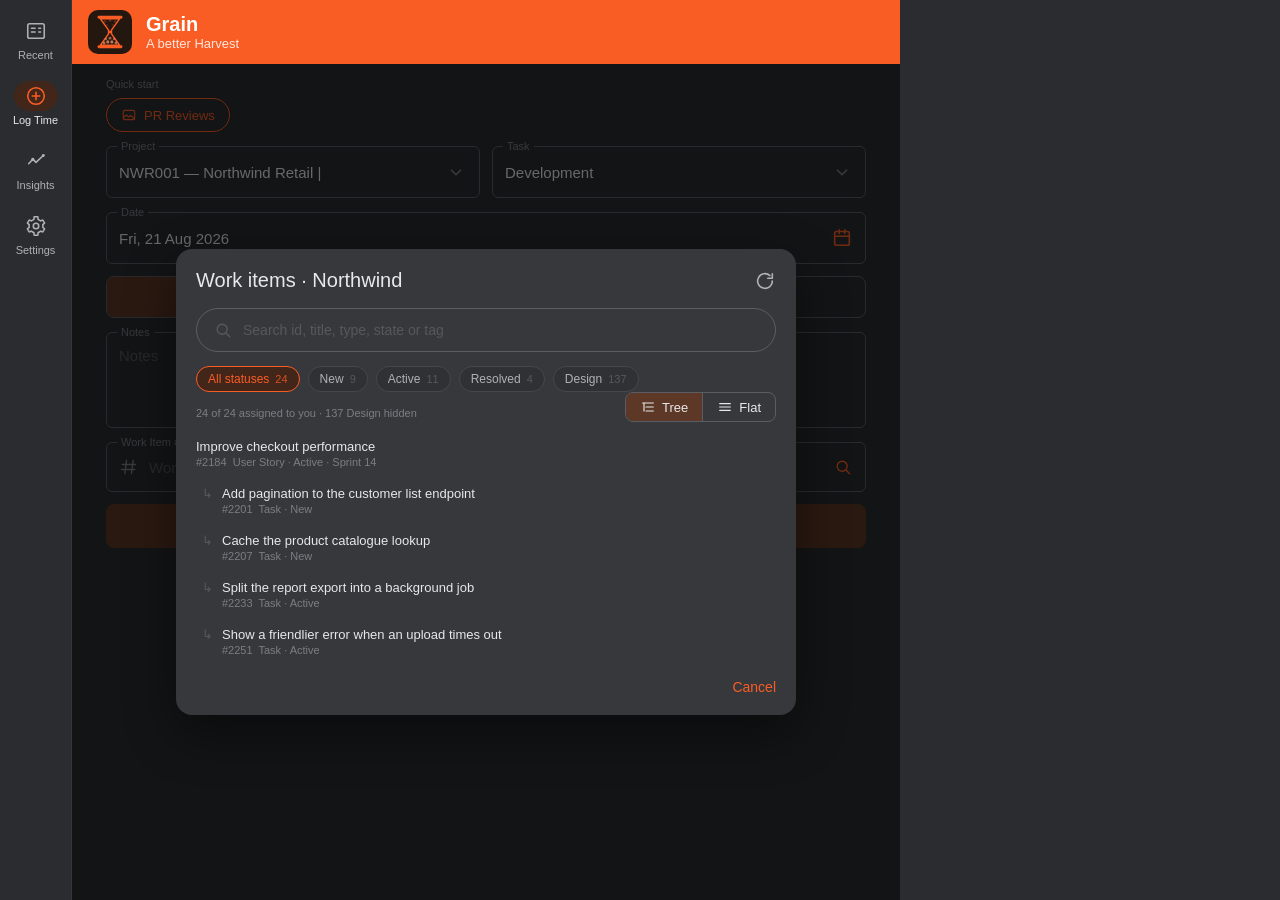
<file: docs/mockups/work-item-picker.html>
<!doctype html>
<meta charset="utf-8">
<title>Grain — Work item picker</title>
<link rel="stylesheet" href="grain.css">
<script src="icons.js"></script>
<body class="grain-dark">
<div class="shell">

  <nav class="rail">
    <div class="rail-item"><span class="rail-icon"><svg class="i i-22"><use href="#ic-recent"/></svg></span><span class="rail-label">Recent</span></div>
    <div class="rail-item on"><span class="rail-icon"><svg class="i i-22"><use href="#ic-plus"/></svg></span><span class="rail-label">Log Time</span></div>
    <div class="rail-item"><span class="rail-icon"><svg class="i i-22"><use href="#ic-insights"/></svg></span><span class="rail-label">Insights</span></div>
    <div class="rail-item"><span class="rail-icon"><svg class="i i-22"><use href="#ic-settings"/></svg></span><span class="rail-label">Settings</span></div>
  </nav>

  <div class="pane">
    <header class="appbar">
      <span class="logo"><img src="../../assets/icon.svg" alt=""></span>
      <div><h1>Grain</h1><div class="sub">A better Harvest</div></div>
    </header>

    <div class="body">
      <!-- The Log Time form, dimmed behind the picker. -->
      <div class="scroll"><div class="wrap">
        <div class="eyebrow">Quick start</div>
        <div class="chiprow"><span class="tchip"><svg class="i i-16"><use href="#ic-image"/></svg>PR Reviews</span></div>
        <div class="pair">
          <div class="field"><span class="lab">Project</span><span class="val">NWR001 — Northwind Retail |</span><svg class="i i-22" style="color:var(--text3)"><use href="#ic-caret"/></svg></div>
          <div class="field"><span class="lab">Task</span><span class="val">Development</span><svg class="i i-22" style="color:var(--text3)"><use href="#ic-caret"/></svg></div>
        </div>
        <div class="field"><span class="lab">Date</span><span class="val">Fri, 21 Aug 2026</span><svg class="i i-22" style="color:var(--brand)"><use href="#ic-calendar"/></svg></div>
        <div class="seg"><div class="on"><svg class="i i-18"><use href="#ic-check"/></svg>Duration</div><div><svg class="i i-18"><use href="#ic-clock"/></svg>Start &amp; End</div></div>
        <div class="field tall"><span class="lab">Notes</span><span class="val ph">Notes</span></div>
        <div class="field">
          <span class="lab">Work Item #</span>
          <svg class="i i-20" style="color:var(--text3)"><use href="#ic-hash"/></svg>
          <span class="val ph">Work Item #</span>
          <svg class="i i-20" style="color:var(--brand)"><use href="#ic-search"/></svg>
        </div>
        <div class="btn filled"><svg class="i i-18"><use href="#ic-check"/></svg>Log Time</div>
      </div></div>

      <div class="scrim"></div>

      <div class="dialog">
        <h2><span>Work items · Northwind</span><span class="sp"></span><svg class="i i-22" style="color:var(--text2)"><use href="#ic-refresh"/></svg></h2>

        <div class="search"><svg class="i i-20"><use href="#ic-search"/></svg>Search id, title, type, state or tag</div>

        <div class="states">
          <span class="state on">All statuses <span class="n">24</span></span>
          <span class="state">New <span class="n">9</span></span>
          <span class="state">Active <span class="n">11</span></span>
          <span class="state">Resolved <span class="n">4</span></span>
          <span class="state">Design <span class="n">137</span></span>
        </div>

        <div style="display:flex;align-items:center;gap:12px">
          <span class="count">24 of 24 assigned to you · 137 Design hidden</span>
          <span class="viewtoggle">
            <div class="on"><svg class="i i-16"><use href="#ic-tree"/></svg>Tree</div>
            <div><svg class="i i-16"><use href="#ic-list"/></svg>Flat</div>
          </span>
        </div>

        <div style="margin-top:8px">
          <div class="wi">
            <div class="title">Improve checkout performance</div>
            <div class="meta">#2184 &nbsp;User Story · Active · Sprint 14</div>
          </div>
          <div class="wi child">
            <div class="title">Add pagination to the customer list endpoint</div>
            <div class="meta">#2201 &nbsp;Task · New</div>
          </div>
          <div class="wi child">
            <div class="title">Cache the product catalogue lookup</div>
            <div class="meta">#2207 &nbsp;Task · New</div>
          </div>
          <div class="wi child">
            <div class="title">Split the report export into a background job</div>
            <div class="meta">#2233 &nbsp;Task · Active</div>
          </div>
          <div class="wi child">
            <div class="title">Show a friendlier error when an upload times out</div>
            <div class="meta">#2251 &nbsp;Task · Active</div>
          </div>
        </div>

        <div class="foot">Cancel</div>
      </div>
    </div>
  </div>
</div>
</file>
<file: docs/mockups/grain.css>
/* Palette values are copied verbatim from lib/theme/theme_palettes.dart.
   Grain is hand-tuned there; the derived palettes are the output of _derive. */

:root,
.grain-light {
  --bg: #F6F3EE;      --surface: #FFFFFF;  --surface2: #FBF8F3; --surface3: #F1ECE3;
  --border: #E8E1D4;  --borderStrong: #D5CCBB; --divider: #EFEAE0;
  --text: #1A1814;    --text2: #56504A;    --text3: #8A837A;    --text4: #B4AEA4;
  --brandTint: #FEE6DA; --brandTint2: #FDD3BD;
  --brand: #FA5D24;   --brand600: #E54714; --onBrand: #FFFFFF;
}

.grain-dark {
  --bg: #2A2C2F;      --surface: #2F3134;  --surface2: #36383C; --surface3: #3E4145;
  --border: #44474C;  --borderStrong: #5A5E64; --divider: #34363A;
  --text: #E6E8EA;    --text2: #AEB2B8;    --text3: #7A7E84;    --text4: #55585D;
  --brandTint: #42261A; --brandTint2: #5E3826;
  --brand: #FA5D24;   --brand600: #E54714; --onBrand: #FFFFFF;
}

/* Tokens stable across palettes — lib/theme/harvest_tokens.dart */
:root {
  --stateActive: #2563EB; --stateDone: #16A34A;
  --stateRemoved: #8A837A; --stateNew: #C026D3;
  --error: #DC2626; --warn: #D97706; --success: #16A34A;
}

* { box-sizing: border-box; margin: 0; padding: 0; }

body {
  font-family: Roboto, "Helvetica Neue", Arial, sans-serif;
  -webkit-font-smoothing: antialiased;
  background: var(--bg);
  color: var(--text);
}

.shell { display: flex; width: 900px; height: 100vh; overflow: hidden; }

/* ── Navigation rail ─────────────────────────────────────────────── */
.rail {
  width: 72px; flex: 0 0 72px; background: var(--bg);
  border-right: 1px solid var(--divider);
  display: flex; flex-direction: column; align-items: center;
  padding-top: 10px; gap: 4px;
}
.rail-item { display: flex; flex-direction: column; align-items: center; gap: 3px; padding: 6px 0 10px; width: 72px; }
.rail-icon { width: 44px; height: 30px; border-radius: 15px; display: grid; place-items: center; color: var(--text2); }
.rail-item.on .rail-icon { background: var(--brandTint); color: var(--brand); }
.rail-label { font-size: 11px; color: var(--text2); }
.rail-item.on .rail-label { color: var(--text); font-weight: 500; }

/* ── App bar ─────────────────────────────────────────────────────── */
.pane { flex: 1; display: flex; flex-direction: column; min-width: 0; }
.appbar {
  background: var(--brand); color: var(--onBrand);
  display: flex; align-items: center; gap: 14px;
  padding: 10px 16px; flex: 0 0 auto;
}
.appbar .logo { width: 44px; height: 44px; border-radius: 10px; overflow: hidden; flex: 0 0 auto; }
.appbar .logo img { width: 100%; height: 100%; display: block; }
.appbar h1 { font-size: 20px; font-weight: 700; line-height: 1.15; }
.appbar .sub { font-size: 13px; opacity: .85; }
.appbar .spacer { flex: 1; }

.body { flex: 1; overflow: hidden; position: relative; }
.scroll { padding: 0 16px; }
.wrap { max-width: 760px; margin: 0 auto; }

/* ── Date nav ────────────────────────────────────────────────────── */
.datenav {
  display: flex; align-items: center; justify-content: space-between;
  padding: 12px 4px; border-bottom: 1px solid var(--divider);
}
.datenav .label { text-align: center; }
.datenav .today { color: var(--brand); font-size: 15px; font-weight: 500; }
.datenav .date { font-size: 13px; color: var(--text2); margin-top: 2px; }
.datenav .one { font-size: 15px; font-weight: 500; }
.iconbtn { color: var(--text2); display: grid; place-items: center; width: 36px; height: 36px; }

/* ── Week strip ──────────────────────────────────────────────────── */
.weekcard {
  background: var(--surface); border: 1px solid var(--border); border-radius: 12px;
  margin-top: 12px; padding: 12px 10px; display: flex; align-items: center; gap: 10px;
}
.days { display: flex; flex: 1; gap: 4px; }
.day { flex: 1; text-align: center; padding: 8px 2px 10px; border-radius: 10px; border: 1.5px solid transparent; }
.day .dow { font-size: 11px; letter-spacing: .6px; color: var(--text3); font-weight: 500; }
.day .num { font-size: 21px; font-weight: 500; margin: 2px 0 4px; }
.day .hrs { font-size: 11px; color: var(--text2); }
.daybar { height: 3px; border-radius: 2px; background: var(--surface3); margin-top: 7px; overflow: hidden; }
.daybar i { display: block; height: 100%; background: var(--brand); border-radius: 2px; }
/* Today keeps an accent number; the selected day (today or earlier) is a
   solid brand tile; future days are faded, and a selected one is dashed. */
.day.today .num { color: var(--brand); }
.day.sel { background: var(--brand); border-color: var(--brand); }
.day.sel .dow, .day.sel .num, .day.sel .hrs { color: var(--onBrand); }
.day.sel .daybar { background: rgba(255,255,255,.3); }
.day.sel .daybar i { background: var(--onBrand); }
.day.fut { opacity: .38; }
.day.fut .num { font-weight: 400; }
.day.fut.sel { opacity: 1; background: transparent; border: 1.5px dashed var(--text2); }
.day.fut.sel .dow, .day.fut.sel .num, .day.fut.sel .hrs { color: var(--text); }
.day.fut.sel .daybar { background: var(--surface3); }
.day.fut.sel .daybar i { background: var(--brand); opacity: .5; }
.day.fut .hrs.plan { font-style: italic; }

.ring { width: 132px; flex: 0 0 132px; text-align: center; border-left: 1px solid var(--divider); padding-left: 10px; }
.ring .arc { position: relative; width: 78px; height: 78px; margin: 0 auto; }
.ring .arc svg { transform: rotate(-90deg); }
.ring .arc .mid { position: absolute; inset: 0; display: grid; place-content: center; }
.ring .tot { font-size: 15px; font-weight: 700; }
.ring .of { font-size: 11px; color: var(--text3); }
.ring .cap { font-size: 10px; letter-spacing: 1px; color: var(--text3); font-weight: 500; margin-top: 6px; }
.ring.over { width: 160px; flex: 0 0 160px; }
.ring.over .top { display: flex; align-items: center; gap: 8px; }
.ring.over .arc { margin: 0; width: 68px; height: 68px; flex: 0 0 68px; }
.ring.over .beside { text-align: left; }
.ring.over .beside .tot { font-size: 15px; }
.ring .help { font-size: 12px; color: var(--text2); margin-top: 2px; }
.ring.over .tot, .ring.over .help { color: var(--warn); }

/* A future day: UPCOMING, a jump back to today, and a note over entries
   logged ahead. */
.datenav .side { display: flex; align-items: center; gap: 2px; width: 110px; }
.datenav .side.r { justify-content: flex-end; }
.datenav .w { font-size: 15px; font-weight: 600; display: flex; align-items: center; gap: 6px; justify-content: center; }
.up { font-size: 10px; font-weight: 700; letter-spacing: .6px; padding: 2px 6px; border-radius: 4px;
      border: 1px dashed var(--text3); color: var(--text3); }
.jump { font-size: 12px; font-weight: 600; color: var(--brand); padding: 5px 10px; border-radius: 14px; border: 1px solid var(--brand); }
.futnote { display: flex; gap: 8px; align-items: center; margin: 10px 0 2px; padding: 8px 10px; border-radius: 8px;
           border: 1px dashed var(--borderStrong); font-size: 12px; color: var(--text2); }

/* ── Entry card ──────────────────────────────────────────────────── */
.card {
  background: var(--surface); border: 1px solid var(--border); border-radius: 12px;
  margin-top: 10px; padding: 12px; display: flex; gap: 12px;
}
.pill {
  width: 44px; height: 44px; flex: 0 0 44px; border-radius: 22px;
  background: var(--brandTint); color: var(--brand);
  display: grid; place-content: center; text-align: center;
  font-size: 12px; font-weight: 600; line-height: 1.15;
  font-feature-settings: "tnum"; position: relative;
}
.pill.running { background: var(--brand); color: var(--onBrand); }
.pill.planned { background: transparent; border: 1.5px dashed var(--text3); color: var(--text2); }
.pill .badge {
  position: absolute; right: -1px; bottom: -1px; width: 15px; height: 15px;
  border-radius: 8px; background: var(--brand600); border: 2px solid var(--surface);
  display: grid; place-content: center; color: #fff;
}
.entry { flex: 1; min-width: 0; }
.entry .head { display: flex; align-items: center; gap: 8px; }
.code {
  font-family: "Courier New", monospace;
  font-size: 10px; font-weight: 700; letter-spacing: .4px;
  padding: 2px 6px; border-radius: 4px;
  background: var(--cat-tint); color: var(--cat-color);
}
.cat-orange{ --cat-color: #FA5D24; --cat-tint: #FEE6DA; }
.cat-green { --cat-color: #16A34A; --cat-tint: #DCFCE7; }
.cat-cyan  { --cat-color: #0891B2; --cat-tint: #CFFAFE; }
.cat-violet{ --cat-color: #7C5CFF; --cat-tint: #EEE9FF; }
.entry .task { font-size: 14px; font-weight: 500; }
.entry .notes { font-size: 13px; color: var(--text2); margin-top: 5px; }
.actions { display: flex; flex-direction: column; align-items: center; justify-content: space-between; }
.actions .iconbtn { width: 28px; height: 28px; }

/* Compact card: one row, tap to edit, a single trailing action. */
.card.compact { padding: 8px 2px 8px 10px; gap: 10px; margin-top: 8px; border-radius: 10px; }
.card.compact.running { border: 1.5px solid var(--brand); }
.card.compact .pill { width: 38px; height: 38px; flex: 0 0 38px; border-radius: 19px; font-size: 11px; }
.card.compact .head .task { flex: 1; min-width: 0; white-space: nowrap; overflow: hidden; text-overflow: ellipsis; }
.card.compact .notes { margin-top: 2px; white-space: nowrap; overflow: hidden; text-overflow: ellipsis; }
.card.compact .wichip { margin-top: 6px; }
.card.compact .act { width: 36px; height: 36px; flex: 0 0 36px; color: var(--text3); }
.card.compact .act.off { color: var(--text4); }
.entry .when { display: flex; align-items: center; gap: 3px; font-size: 11px; color: var(--text3); }

/* ── ADO work item chip ──────────────────────────────────────────── */
.wichip {
  margin-top: 9px; background: var(--surface2); border: 1px solid var(--border);
  border-radius: 8px; border-left: 3px solid var(--stateActive);
  padding: 9px 10px; display: flex; align-items: flex-start; gap: 10px;
}
.wichip .t { flex: 1; min-width: 0; }
.wichip .title { font-size: 13px; font-weight: 500; }
.wichip .meta { font-size: 11px; color: var(--text3); margin-top: 3px; }
.wichip .meta b { color: var(--stateActive); font-weight: 500; }
.wichip .meta .st { color: var(--stateActive); }
.wichip.new { border-left-color: var(--stateNew); }
.wichip.new .meta b, .wichip.new .meta .st { color: var(--stateNew); }
.avatar {
  width: 22px; height: 22px; border-radius: 11px; background: var(--brandTint2);
  color: var(--text); font-size: 9px; font-weight: 700;
  display: grid; place-content: center; flex: 0 0 22px;
}

/* ── Daily progress bar ──────────────────────────────────────────── */
.dailybar {
  position: absolute; left: 0; right: 0; bottom: 0;
  background: var(--surface); border-top: 1px solid var(--border);
  padding: 10px 16px 12px;
}
.dailybar .row { display: flex; justify-content: space-between; align-items: baseline; max-width: 760px; margin: 0 auto; }
.dailybar .tot { font-size: 15px; font-weight: 700; color: var(--brand); }
.dailybar .exp { font-size: 13px; color: var(--text2); }
.dailybar .rem { font-size: 13px; color: var(--text2); }
.dailybar.over .rem { color: var(--warn); }
.track { position: relative; height: 6px; border-radius: 3px; background: var(--surface3); margin: 8px auto 0; max-width: 760px; }
.track i { display: block; height: 100%; border-radius: 3px; background: var(--brand); }
.track .tick { position: absolute; top: -3px; width: 2px; height: 12px; border-radius: 1px; background: var(--text3); }

/* ── Generic bits ────────────────────────────────────────────────── */
.section { font-size: 15px; font-weight: 700; margin: 22px 0 10px; }
.section.first { margin-top: 16px; }
.hint { font-size: 12px; color: var(--text3); margin-top: 8px; }
.divider { height: 1px; background: var(--divider); margin: 20px 0; }
.rowhead { display: flex; align-items: center; justify-content: space-between; }
.addbtn { font-size: 13px; font-weight: 500; color: var(--brand); display: flex; align-items: center; gap: 5px; }

/* Outlined form field, Material style with a notched label */
.field {
  position: relative; border: 1px solid var(--borderStrong); border-radius: 6px;
  padding: 14px 12px; margin-top: 14px; display: flex; align-items: center; gap: 10px;
  background: transparent;
}
.field > .lab {
  position: absolute; top: -7px; left: 10px; padding: 0 4px; background: var(--bg);
  font-size: 11px; color: var(--text3);
}
.field .val { flex: 1; font-size: 15px; }
.field .val.ph { color: var(--text4); }
.field.tall { align-items: flex-start; min-height: 96px; }
.field .caret { display: inline-block; width: 1px; height: 17px; background: var(--brand); vertical-align: -3px; margin-left: 1px; }

.btn {
  border-radius: 8px; padding: 13px; text-align: center; font-size: 15px; font-weight: 500;
  display: flex; align-items: center; justify-content: center; gap: 8px; margin-top: 12px;
}
.btn.filled { background: var(--brandTint2); color: var(--text); }
.btn.outline { border: 1px solid var(--borderStrong); color: var(--text); }
.btn.ghost { color: var(--text3); border: 1px solid var(--border); }

.seg { display: flex; border: 1px solid var(--borderStrong); border-radius: 8px; overflow: hidden; margin-top: 12px; }
.seg > div { flex: 1; padding: 11px; text-align: center; font-size: 14px; display: flex; align-items: center; justify-content: center; gap: 7px; }
.seg > div + div { border-left: 1px solid var(--borderStrong); }
.seg > div.on { background: var(--brandTint2); font-weight: 500; }

.toggle { width: 42px; height: 24px; border-radius: 12px; background: var(--brandTint2); position: relative; flex: 0 0 42px; }
.toggle i { position: absolute; top: 3px; right: 3px; width: 18px; height: 18px; border-radius: 9px; background: var(--brand); display: block; }
.toggle.off { background: var(--surface3); }
.toggle.off i { left: 3px; right: auto; background: var(--text4); }

.checkbox { width: 18px; height: 18px; border-radius: 3px; background: var(--brand); color: var(--onBrand); display: grid; place-content: center; flex: 0 0 18px; }

.dot { width: 8px; height: 8px; border-radius: 4px; background: var(--success); display: inline-block; }

svg { display: block; }

/* Sprite glyphs default to a 1.7px stroke, sized by the .i-N helpers. */
.i { width: 20px; height: 20px; fill: none; stroke: currentColor; stroke-width: 1.7; stroke-linecap: round; stroke-linejoin: round; flex: 0 0 auto; }
.i-14 { width: 14px; height: 14px; } .i-16 { width: 16px; height: 16px; }
.i-18 { width: 18px; height: 18px; } .i-22 { width: 22px; height: 22px; }
.i-24 { width: 24px; height: 24px; } .i-26 { width: 26px; height: 26px; }

/* ── Insights ────────────────────────────────────────────────────── */
.tiles { display: grid; grid-template-columns: repeat(4, 1fr); gap: 10px; margin-top: 16px; }
.tile { background: var(--surface); border: 1px solid var(--border); border-radius: 12px; padding: 12px; }
.tile .lab { font-size: 11px; color: var(--text3); font-weight: 500; }
.tile .val { font-size: 24px; font-weight: 700; margin: 4px 0 3px; }
.tile.em .val { color: var(--brand); }
.tile.warn .val { color: var(--warn); }
.tile .det { font-size: 11px; color: var(--text3); }
.subhead { font-size: 13px; font-weight: 600; color: var(--text2); margin: 20px 0 8px; }
.subhead.row { display: flex; justify-content: space-between; align-items: baseline; }
.subhead .note { font-size: 11px; font-weight: 400; color: var(--text3); }
.brow { margin-bottom: 12px; }
.brow .top { display: flex; align-items: center; gap: 8px; }
.brow .swatch { width: 8px; height: 8px; border-radius: 4px; background: var(--cat-color); flex: 0 0 8px; }
.brow .name { flex: 1; font-size: 13px; }
.brow .amt { font-size: 13px; color: var(--text2); }
.brow .bar { height: 6px; border-radius: 3px; background: var(--surface3); margin-top: 6px; overflow: hidden; }
.brow .bar i { display: block; height: 100%; background: var(--cat-color); border-radius: 3px; }
.timeline { position: relative; height: 18px; border-radius: 4px; background: var(--surface3); }
.timeline i { position: absolute; top: 0; bottom: 0; background: var(--brand); border-radius: 3px; }
.tlabels { display: flex; justify-content: space-between; margin-top: 4px; font-size: 10px; color: var(--text3); }
.gap {
  display: flex; align-items: center; gap: 10px; margin-bottom: 6px;
  background: var(--surface); border: 1px solid var(--border); border-radius: 8px; padding: 10px 12px;
}
.gap .d { width: 8px; height: 8px; border-radius: 4px; background: var(--warn); opacity: .7; }
.gap .m { font-size: 12px; font-weight: 600; }
.gap .t { margin-left: auto; font-size: 11px; color: var(--text3); }

/* ── Log Time / Edit Time ────────────────────────────────────────── */
.eyebrow { font-size: 11px; color: var(--text3); font-weight: 500; margin-top: 14px; }
.chiprow { display: flex; gap: 8px; margin-top: 8px; flex-wrap: wrap; }
.tchip {
  display: flex; align-items: center; gap: 7px; padding: 8px 14px;
  border-radius: 18px; border: 1px solid var(--brand); color: var(--brand);
  font-size: 13px; font-weight: 500;
}
.banner {
  display: flex; align-items: center; gap: 9px; margin-top: 12px;
  background: var(--surface2); border: 1px solid var(--border);
  border-radius: 8px; padding: 10px 12px; font-size: 13px;
}
.banner .msg { flex: 1; color: var(--text2); }
.banner .msg b { color: var(--text); font-weight: 500; }
.banner .undo { color: var(--brand); font-weight: 500; }
.pair { display: flex; gap: 12px; }
.pair > * { flex: 1; }
.ctxbanner {
  display: flex; align-items: center; gap: 12px; margin-top: 14px;
  background: var(--brandTint); border-radius: 10px; padding: 12px;
}
.ctxbanner .lab { font-size: 10px; letter-spacing: 1px; font-weight: 700; color: var(--brand); }
.ctxbanner .id { font-size: 13px; font-weight: 500; margin-top: 2px; }
.runpanel {
  margin-top: 14px; border: 1px solid var(--brand); border-radius: 10px;
  background: var(--brandTint); padding: 14px; display: flex; align-items: center; gap: 12px;
}
.runpanel .t { flex: 1; }
.runpanel .lab { font-size: 11px; color: var(--text2); }
.runpanel .big { font-size: 26px; font-weight: 700; color: var(--brand); font-feature-settings: "tnum"; margin: 2px 0 4px; }
.runpanel .hint { font-size: 11px; color: var(--text2); }
.runpanel .stop {
  display: flex; align-items: center; gap: 7px; background: var(--brandTint2);
  border-radius: 8px; padding: 9px 16px; font-size: 14px; font-weight: 500;
}
.preview {
  margin-top: 10px; background: var(--surface); border: 1px solid var(--border);
  border-radius: 8px; border-left: 3px solid var(--stateActive);
  padding: 11px 12px; display: flex; align-items: flex-start; gap: 10px;
}
.preview .t { flex: 1; }
.preview .title { font-size: 13px; font-weight: 500; }
.preview .meta { font-size: 11px; margin-top: 3px; color: var(--text3); }
.preview .meta b { color: var(--stateActive); font-weight: 500; }
.preview .who { display: flex; align-items: center; gap: 6px; font-size: 12px; color: var(--text2); }
.snackbar {
  position: absolute; left: 0; right: 0; bottom: 0;
  background: var(--success); color: #fff; font-size: 13px;
  padding: 14px 16px; display: flex; align-items: center; gap: 16px;
}
.snackbar .act { margin-left: auto; font-weight: 700; letter-spacing: .4px; }

/* ── Work item picker ────────────────────────────────────────────── */
.scrim { position: absolute; inset: 0; background: rgba(0,0,0,.55); }
.dialog {
  position: absolute; left: 50%; top: 50%; transform: translate(-50%,-50%);
  width: 620px; background: var(--surface2); border-radius: 16px; padding: 20px;
  box-shadow: 0 18px 50px rgba(0,0,0,.45);
}
.dialog h2 { font-size: 20px; font-weight: 500; display: flex; align-items: center; }
.dialog h2 .sp { flex: 1; }
.search {
  display: flex; align-items: center; gap: 10px; margin-top: 16px;
  border: 1px solid var(--borderStrong); border-radius: 24px; padding: 11px 16px;
  color: var(--text4); font-size: 14px;
}
.states { display: flex; flex-wrap: wrap; gap: 8px; margin-top: 14px; }
.state {
  font-size: 12px; padding: 5px 11px; border-radius: 14px;
  border: 1px solid var(--border); background: var(--surface); color: var(--text2);
  display: flex; align-items: center; gap: 6px;
}
.state.on { background: var(--brandTint); border-color: var(--brand); color: var(--brand); font-weight: 500; }
.state .n { color: var(--text4); font-size: 11px; }
.state.on .n { color: var(--brand); opacity: .8; }
.count { font-size: 11px; color: var(--text3); margin-top: 12px; }
.viewtoggle { display: flex; border: 1px solid var(--borderStrong); border-radius: 8px; overflow: hidden; margin-left: auto; }
.viewtoggle > div { padding: 6px 14px; font-size: 13px; display: flex; align-items: center; gap: 6px; }
.viewtoggle > div + div { border-left: 1px solid var(--borderStrong); }
.viewtoggle > div.on { background: var(--brandTint2); font-weight: 500; }
.wi { padding: 9px 0; }
.wi .title { font-size: 13px; font-weight: 500; }
.wi .meta { font-size: 11px; color: var(--text3); margin-top: 2px; }
.wi.child { padding-left: 26px; position: relative; }
.wi.child::before { content: "↳"; position: absolute; left: 6px; top: 9px; color: var(--text4); font-size: 13px; }
.dialog .foot { text-align: right; margin-top: 14px; font-size: 14px; font-weight: 500; color: var(--brand); }

/* ── Settings ────────────────────────────────────────────────────── */
.palettes { display: grid; grid-template-columns: repeat(3, 1fr); gap: 10px; margin-top: 10px; }
.pcard { border: 1px solid var(--border); border-radius: 10px; padding: 10px; }
.pcard.on { border: 2px solid var(--brand); padding: 9px; }
.pcard .prev { display: flex; gap: 5px; align-items: center; height: 26px; border-radius: 5px; padding: 5px; }
.pcard .prev .a { width: 18px; height: 16px; border-radius: 4px; }
.pcard .prev .b { flex: 1; height: 10px; border-radius: 3px; }
.pcard .prev .c { width: 6px; height: 16px; border-radius: 3px; }
.pcard .nm { font-size: 13px; font-weight: 500; margin-top: 8px; display: flex; align-items: center; gap: 5px; }
.pcard .ds { font-size: 11px; color: var(--text3); margin-top: 2px; line-height: 1.35; }
.srow { display: flex; align-items: center; gap: 12px; padding: 10px 0; }
.srow .t { flex: 1; min-width: 0; display: flex; flex-direction: column; gap: 2px; }
.srow .n { font-size: 14px; font-weight: 500; }
.srow .s { font-size: 12px; color: var(--text3); margin-top: 2px; }
.rulecard {
  background: var(--surface); border: 1px solid var(--border); border-left: 3px solid var(--brand);
  border-radius: 8px; padding: 11px 12px; margin-top: 8px; display: flex; align-items: center; gap: 10px;
}
.rulecard .t { flex: 1; min-width: 0; display: flex; flex-direction: column; }
.rulecard .n { font-size: 13px; font-weight: 600; }
.rulecard .c { font-size: 11px; color: var(--text3); margin-top: 3px; }
.rulecard .m { font-size: 11px; color: var(--text2); margin-top: 2px; }
.tmpl { display: flex; align-items: center; gap: 10px; }
.tmpl .ic { width: 26px; height: 26px; border-radius: 6px; display: grid; place-content: center; }

/* Settings, wide layout: the group list as a sidebar beside the open page.
   Mirrors lib/screens/settings_screen.dart (300 px sidebar, page capped at
   760 px). The shell widens for these shots, as the real tab does. */
.shell.wide { width: 1200px; }
.settings { display: flex; height: 100%; }
.settings .groups { width: 300px; flex-shrink: 0; padding: 8px 0; border-right: 1px solid var(--divider); }
.settings .group { display: flex; align-items: center; gap: 16px; padding: 11px 16px; }
.settings .group .gi { color: var(--text2); }
.settings .group .t { flex: 1; min-width: 0; display: flex; flex-direction: column; gap: 3px; }
.settings .group .n { font-size: 14px; font-weight: 600; }
.settings .group .s { font-size: 12px; color: var(--text3); line-height: 1.35;
  display: -webkit-box; -webkit-line-clamp: 2; -webkit-box-orient: vertical; overflow: hidden; }
.settings .group .chev { color: var(--text3); }
.settings .group.on { background: var(--brandTint); }
.settings .group.on .n, .settings .group.on .gi { color: var(--brand); }
.settings .appver { text-align: center; font-size: 11px; color: var(--text3); padding: 12px 16px 8px; }
.settings .gdiv { height: 1px; background: var(--divider); margin: 6px 16px; }
.settings .page { flex: 1; min-width: 0; max-width: 760px; padding: 0 16px; }
</file>
